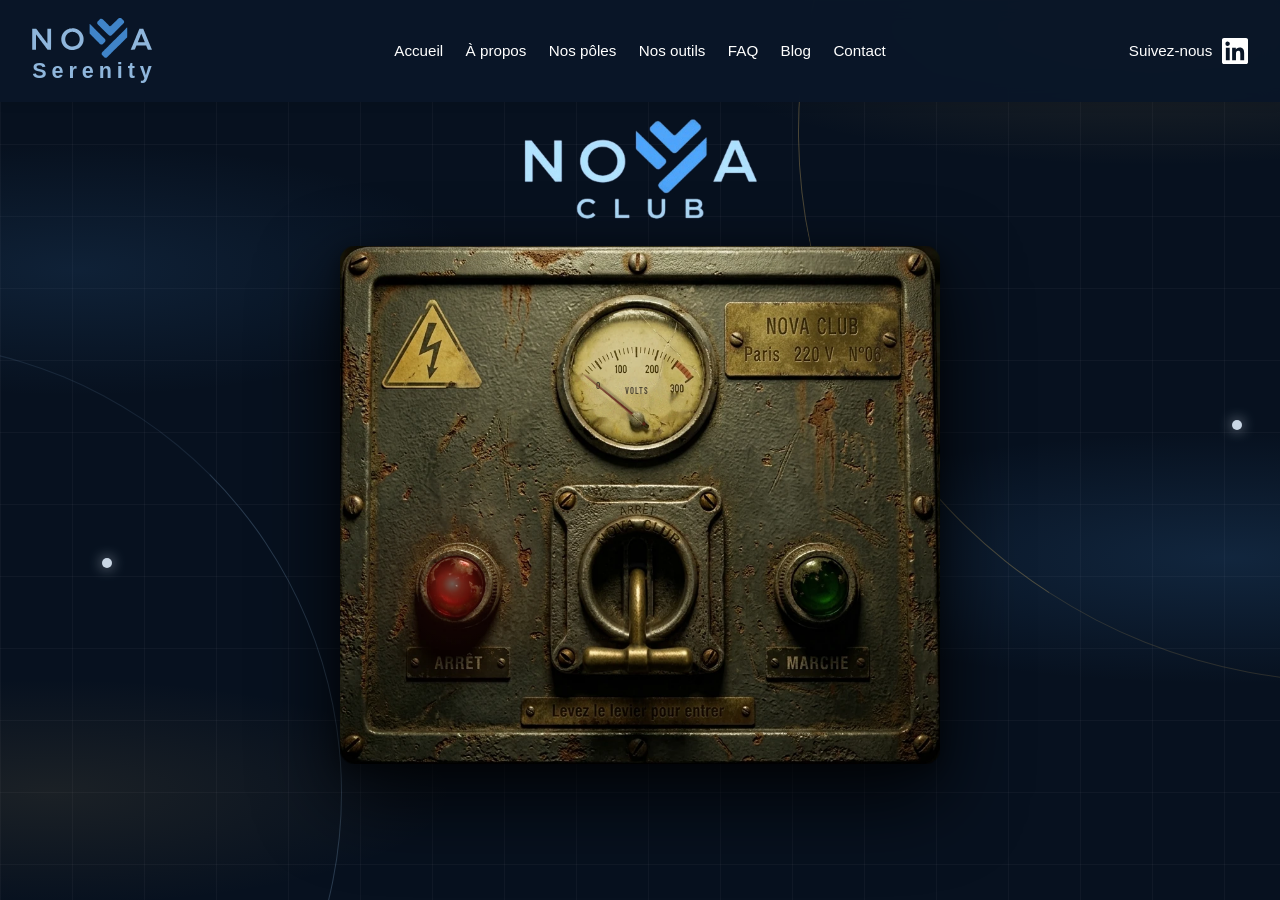
<file: club/index.html>
<!DOCTYPE html>
<html lang="fr">
<head>
<meta charset="UTF-8"/>
<meta name="viewport" content="width=device-width, initial-scale=1, viewport-fit=cover"/>
<title>NOVA Club : le cercle d’échanges de NOVA Serenity</title>
<link rel="icon" href="../favicon.ico" sizes="48x48"/>
<link rel="icon" type="image/svg+xml" href="../favicon.svg"/>
<link rel="icon" type="image/png" sizes="32x32" href="../favicon-32x32.png"/>
<link rel="apple-touch-icon" href="../apple-touch-icon.png"/>
<meta name="description" content="Le NOVA Club réunit des professionnels du Facility Management, de l'immobilier tertiaire et des services généraux autour de dîners et rencontres conviviales."/>
<meta name="robots" content="index, follow, max-image-preview:large"/>
<link rel="canonical" href="https://www.nova-serenity.fr/club/"/>
<meta name="theme-color" content="#0a1628"/>
<meta property="og:type" content="website"/>
<meta property="og:locale" content="fr_FR"/>
<meta property="og:site_name" content="NOVA Serenity"/>
<meta property="og:title" content="NOVA Club : le cercle d’échanges de NOVA Serenity"/>
<meta property="og:description" content="Le NOVA Club réunit des professionnels du Facility Management, de l'immobilier tertiaire et des services généraux autour de dîners et rencontres conviviales."/>
<meta property="og:url" content="https://www.nova-serenity.fr/club/"/>
<meta property="og:image" content="https://www.nova-serenity.fr/images/nova-serenity-accueil-conciergerie-evenementiel-conseil.jpg"/>
<meta name="twitter:card" content="summary_large_image"/>
<meta name="twitter:title" content="NOVA Club : le cercle d’échanges de NOVA Serenity"/>
<meta name="twitter:description" content="Le NOVA Club réunit des professionnels du Facility Management, de l'immobilier tertiaire et des services généraux autour de dîners et rencontres conviviales."/>
<meta name="twitter:image" content="https://www.nova-serenity.fr/images/nova-serenity-accueil-conciergerie-evenementiel-conseil.jpg"/>
<link rel="preconnect" href="https://fonts.googleapis.com">
<link rel="preconnect" href="https://fonts.gstatic.com" crossorigin>
<link href="https://fonts.googleapis.com/css2?family=Bodoni+Moda:opsz,wght@6..96,400;6..96,500&family=Cormorant+Garamond:ital,wght@0,300;0,400;1,300&family=Nunito+Sans:wght@300;400;600&family=Barlow+Condensed:wght@500;600&display=swap" rel="stylesheet">
<style>*{margin:0;padding:0;box-sizing:border-box}:root{--primary-dark:#0e1a2b;--primary-blue:#3b5998;--accent-gold:#c9a961;--light-bg:#f8f9fa;--white:#fff;--text-dark:#152a47;--text-light:#152a47;--card-dark:#0f213b;--line:#e5e7eb}html{scroll-padding-top:110px}body{font-family:'Segoe UI','Roboto','Inter',-apple-system,BlinkMacSystemFont,sans-serif;line-height:1.6;color:var(--text-dark);overflow-x:hidden;background:var(--white)}a{color:var(--primary-blue)}img{max-width:100%;height:auto}.visually-hidden{position:absolute!important;width:1px;height:1px;overflow:hidden;clip:rect(0 0 0 0);white-space:nowrap}.skip{position:absolute;left:-9999px;top:0;z-index:2000;background:var(--accent-gold);color:var(--primary-dark);padding:.8rem 1.2rem;font-weight:600}.skip:focus{left:0}header>nav{position:fixed;width:100%;background:rgba(10,22,40,.97);backdrop-filter:blur(10px);padding:1rem 0;z-index:1000;box-shadow:0 2px 10px rgba(0,0,0,.1)}.nav-container{max-width:1400px;margin:0 auto;padding:0 2rem;display:flex;justify-content:space-between;align-items:center;position:relative}.logo{display:flex;align-items:center;position:absolute;left:2rem}.logo img{height:60px;width:auto}.nav-links{display:flex;gap:1.8rem;list-style:none;margin:0 auto}.nav-links a{color:var(--white);text-decoration:none;font-size:.95rem;transition:color .3s;position:relative}.nav-links a:hover,.nav-links a[aria-current]{color:var(--accent-gold)}.nav-links a::after{content:'';position:absolute;bottom:-5px;left:0;width:0;height:2px;background:var(--accent-gold);transition:width .3s}.nav-links a:hover::after,.nav-links a[aria-current]::after{width:100%}.nav-linkedin{position:absolute;right:2rem;display:flex;align-items:center;gap:.6rem;color:var(--white);text-decoration:none;font-size:.95rem;transition:color .3s}.nav-linkedin:hover{color:var(--accent-gold)}a:focus-visible,button:focus-visible,summary:focus-visible{outline:2px solid var(--accent-gold);outline-offset:4px}.meta{display:flex;flex-wrap:wrap;justify-content:center;gap:.3rem 1.5rem;font-size:.95rem;opacity:.85;margin-top:1rem}footer{background:var(--primary-dark);color:var(--white);padding:3rem 2rem 1rem;text-align:center}@media (max-width:1250px){.nav-linkedin-text{display:none}}@media (max-width:900px){.nav-container{flex-wrap:wrap;row-gap:.75rem;padding:0 1rem}.logo{position:static}.logo img{height:44px}.nav-linkedin{position:static;margin-left:auto}.nav-links{order:3;width:100%;margin:0;gap:1.25rem;overflow-x:auto;white-space:nowrap;padding-bottom:.25rem;scrollbar-width:none}.nav-links::-webkit-scrollbar{display:none}
}@media (prefers-reduced-motion:reduce){*{transition:none!important;animation:none!important}html{scroll-behavior:auto}}.nova-lockup{display:inline-flex;flex-direction:column;align-items:flex-start;gap:3px;color:#8fb6dc;--nl-h:40px}.nova-lockup .nl-mark{display:block;height:var(--nl-h);width:auto}.nova-lockup .nl-word{display:block;height:calc(var(--nl-h) * 860 / 1482);width:auto}.logo a{display:inline-flex;text-decoration:none}@media (min-width:901px){.nav-container{min-height:70px}.nav-container>.logo{top:50%;transform:translateY(-50%)}}@media (max-width:1250px){.nav-linkedin-text{display:inline}}@media (max-width:1000px){.nav-linkedin-text{display:none}}.nav-toggle{display:none;background:none;border:1px solid rgba(255,255,255,.25);color:#fff;border-radius:8px;padding:.45rem .7rem;font-size:1.2rem;line-height:1;cursor:pointer}@media (max-width:600px){.card{padding:1.5rem}}@media (max-width:900px){.nova-lockup{--nl-h:32px}.nav-toggle{display:inline-block;order:2;margin-left:.8rem}.nav-linkedin{order:1;margin-left:auto!important}.nav-links{display:none!important;flex-direction:column;align-items:flex-start;gap:.2rem!important;overflow:visible!important;white-space:normal!important;padding:.8rem 0 .4rem!important;border-top:1px solid rgba(255,255,255,.12)}.nav-links.ouvert{display:flex!important}.nav-links a{display:block;padding:.55rem 0;font-size:1rem}.nav-links a::after{display:none}
}body{color:#152a47}.ico{width:24px;height:24px;flex-shrink:0;fill:none;stroke:var(--pole-dark);stroke-width:2;stroke-linecap:round;stroke-linejoin:round}.steps{list-style:none;display:grid;grid-template-columns:repeat(auto-fit,minmax(200px,1fr));gap:1.2rem;counter-reset:s;position:relative}.step{position:relative;background:#fff;border:1px solid #e3e8ef;border-radius:16px;padding:1.6rem 1.4rem 1.4rem}.step p{font-size:1rem;line-height:1.55}.panel{background:#fff;border:1px solid #e3e8ef;border-left:4px solid var(--pole);border-radius:14px;padding:1.6rem 1.8rem}.panel p{font-size:1.06rem;line-height:1.8}.fond-store{position:relative;overflow:hidden;background-color:#07111f;
 background-image:
  radial-gradient(55% 22% at 90% 3%,rgba(201,169,97,.16),transparent 70%),
  radial-gradient(45% 20% at 6% 30%,rgba(64,132,200,.14),transparent 70%),
  radial-gradient(55% 20% at 96% 62%,var(--pole-glow),transparent 70%),
  radial-gradient(45% 18% at 4% 88%,rgba(201,169,97,.10),transparent 70%),
  linear-gradient(rgba(255,255,255,.035) 1px,transparent 1px),
  linear-gradient(90deg,rgba(255,255,255,.035) 1px,transparent 1px);
 background-size:auto,auto,auto,auto,72px 72px,72px 72px;color:#dce7f2}.fond-store::before,.fond-store::after{content:'';position:absolute;pointer-events:none;border-radius:50%;z-index:0}.fond-store::before{width:1100px;height:1100px;right:-620px;top:-420px;border:1px solid transparent;border-left-color:rgba(201,169,97,.35);border-bottom-color:rgba(201,169,97,.18);transform:rotate(-12deg)}.fond-store::after{width:900px;height:900px;left:-560px;top:38%;border:1px solid transparent;border-right-color:rgba(143,182,220,.25);border-top-color:rgba(143,182,220,.12)}.fond-store .orbite-point{position:absolute;width:10px;height:10px;border-radius:50%;background:#c9d6e4;box-shadow:0 0 14px rgba(201,214,228,.8);z-index:1;pointer-events:none}.fond-store>section{position:relative;z-index:1;background:transparent!important}.fond-store>section.alt{background:rgba(255,255,255,.022)!important}.fond-store .step,.fond-store .panel{
  background:rgba(15,33,59,.72)!important;border:1px solid rgba(255,255,255,.08);color:#dce7f2;backdrop-filter:blur(4px)}.fond-store .panel{border-left:4px solid var(--pole)}.fond-store .panel p,.fond-store .step p{color:#c9d6e4}.fond-store .ico{stroke:var(--pole)}.fond-store .steps::before{content:'';position:absolute;left:3%;right:3%;top:46px;height:1px;background:linear-gradient(90deg,transparent,var(--pole),transparent);opacity:.5}.fond-store .step{z-index:1}
</style>
<style>html,body{height:100%}body{background:#07111f}/* textes du header toujours visibles (burger seulement sur petit mobile) */
@media (min-width:641px){
 .nav-container{flex-wrap:wrap!important;row-gap:.6rem;padding:0 1.2rem}
 .logo{position:static!important;transform:none!important}
 .nav-toggle{display:none!important}
 .nav-links{display:flex!important;flex-direction:row!important;order:3;width:100%;justify-content:center;flex-wrap:wrap;gap:.4rem 1.4rem!important;padding:.3rem 0 0!important;border-top:0!important;overflow:visible!important}
 .nav-links a{padding:0!important;font-size:.95rem}
 .nav-linkedin{position:static!important;order:1;margin-left:auto!important}
 .nav-linkedin-text{display:inline!important}
}@media (min-width:1150px){.nav-container{flex-wrap:nowrap!important}.logo{position:absolute!important;left:2rem;top:50%;transform:translateY(-50%)!important}.nav-links{width:auto;order:0;margin:0 auto!important;padding:0!important}.nav-linkedin{position:absolute!important;right:2rem}
}@media (max-width:640px){.nav-linkedin-text{display:inline!important}}
</style>
<style>:root{
    --navy-800:#081223;
    --ice:#e9f0fa;
    --nova-blue:#7fb3ea;
    --header-h:102px;
  }html,body{height:100%}body{background:#07111f;overflow:hidden}/* ---------- Scène ---------- */
  .stage{
    position:fixed;inset:0;
    display:flex;flex-direction:column;align-items:center;
    padding-top:calc(var(--header-h) + env(safe-area-inset-top,0px));
    background:transparent;
    overflow:hidden;
  }@media (orientation:portrait){.stage{justify-content:center;padding-bottom:8vh} }.club-logo{position:relative;width:clamp(170px,19vw,270px);height:auto;margin-top:clamp(4px,1.6vh,18px)}/* ---------- Console ---------- */
  .console-panel{
    --pw:min(600px, 92vw, calc((100vh - var(--header-h) - 150px) * 1.157));
    position:relative;width:var(--pw);aspect-ratio:950/821;
    margin-top:clamp(10px,2.5vh,28px);
    filter:drop-shadow(0 30px 40px rgba(0,0,0,.65)) drop-shadow(0 6px 10px rgba(0,0,0,.5));
  }.console-panel > img,.console-panel > svg{position:absolute;inset:0;width:100%;height:100%;pointer-events:none;user-select:none;-webkit-user-drag:none}.console-panel .glows{mix-blend-mode:screen}.console-panel .instr text{font-family:"Barlow Condensed","Arial Narrow",Arial,sans-serif;font-weight:600}.console-panel .axe{inset:auto;left:48.21%;top:31.67%;width:2.84%;height:auto}.lamp{opacity:0}#needle{transform-box:view-box;transform-origin:471px 273px;transform:rotate(-50.5deg)}.lever{transform-origin:49.47% 64.31%;transform:perspective(900px) rotateX(0deg);will-change:transform}.switch{
    position:absolute;left:35.26%;top:46.4%;width:28.42%;height:36.2%;
    border:0;background:none;cursor:grab;touch-action:none;border-radius:12px;
  }.switch:active{cursor:grabbing}.switch:focus-visible{outline:2px solid var(--nova-blue);outline-offset:4px}/* ---------- Verre / éclats ---------- */
  #shards{position:fixed;inset:0;z-index:45;pointer-events:none;perspective:900px}.shard{position:absolute;top:0;left:0;will-change:transform}.shard .inner{position:absolute;top:0;left:0}.shard > svg{position:absolute;inset:0;overflow:visible}.cracks-live{position:absolute;top:0;left:0;pointer-events:none;overflow:hidden}/* ---------- Fumée ---------- */
  #smoke{position:fixed;inset:0;width:100%;height:100%;z-index:40;pointer-events:none;opacity:0;transition:opacity .2s}body.running #smoke{opacity:1}#smoke.over{z-index:65}/* fond noir posé sous les vidéos : la console ne réapparaît jamais */
  #blackout{position:fixed;inset:0;z-index:48;background:#000;opacity:0;pointer-events:none}#blackout.on{opacity:1}/* ---------- Vidéos ---------- */
  #neon{
    position:fixed;inset:0;width:100%;height:100%;z-index:50;
    object-fit:contain;background:#000;
    opacity:0;transition:opacity .6s ease;pointer-events:none;
  }#cine{
    position:fixed;inset:0;width:100%;height:100%;z-index:60;
    object-fit:cover;background:#000;opacity:0;pointer-events:none;
  }/* éclair néon qui ouvre sur la vidéo d'entrée */
  #flash{
    position:fixed;inset:0;z-index:66;pointer-events:none;opacity:0;
    background:radial-gradient(circle at 50% 48%,#fff 0%,#ffe1da 12%,#ff5a45 34%,#e0142b 58%,#6d0314 82%,#1a0005 100%);
    mix-blend-mode:normal;
  }.seq-btn.sound{right:auto;left:max(20px,env(safe-area-inset-left,0px))}@media (orientation:portrait){#cine{object-fit:contain} }#neon.on,#cine.on{opacity:1}.seq-btn{
    position:fixed;right:max(20px,env(safe-area-inset-right,0px));
    bottom:calc(20px + env(safe-area-inset-bottom,0px));
    z-index:70;padding:9px 16px;border-radius:999px;
    background:rgba(0,0,0,.45);color:rgba(255,255,255,.8);
    border:1px solid rgba(255,255,255,.25);font:inherit;font-size:13px;cursor:pointer;
    opacity:0;pointer-events:none;transition:opacity .4s;
  }.seq-btn.on{opacity:1;pointer-events:auto}.seq-btn:focus-visible{outline:2px solid var(--nova-blue);outline-offset:3px}/* header du site : c'est lui qui se brise (au-dessous de la fumée et des éclats) */
  header.site-header{position:fixed;top:0;left:0;right:0;z-index:30}header.site-header>nav{position:relative;z-index:auto}/* fond quadrillé du site,posé derrière la scène */
  .stage > .fond-store{position:absolute;inset:0;min-height:0;overflow:hidden;z-index:0;pointer-events:none}.stage > .club-logo,.stage > .console-panel{z-index:1}
</style>
<style>/* ---------- invitation : texte + adresse e-mail sur l'image de fin ---------- */
.invitation{position:fixed;inset:0;z-index:68;display:flex;align-items:flex-end;justify-content:center;
  padding:0 1.2rem calc(clamp(2rem,8vh,5rem) + env(safe-area-inset-bottom,0px));
  background:linear-gradient(180deg,rgba(6,5,5,0) 18%,rgba(6,5,5,.6) 48%,rgba(6,5,5,.9) 100%);
  opacity:0;visibility:hidden;transition:opacity 1.6s ease,visibility 0s linear 1.6s}.invitation.on{opacity:1;visibility:visible;transition:opacity 1.6s ease}.inv-card{width:100%;max-width:560px;text-align:center;color:#efe8da;transform:translateY(14px);transition:transform 1.6s cubic-bezier(.2,.7,.2,1)}.invitation.on .inv-card{transform:none}.inv-title{font:300 clamp(2.4rem,6vw,3.6rem)/1.05 "Cormorant Garamond",Georgia,serif;color:#f3ecdc;margin:0;text-shadow:0 2px 24px rgba(0,0,0,.6)}.inv-lead{font:italic 300 clamp(1.15rem,2.6vw,1.45rem)/1.4 "Cormorant Garamond",Georgia,serif;color:#e2d9c6;margin:.7rem auto 1.8rem;max-width:30ch}.inv-enter{flex:none;padding:.85rem 1.4rem;background:transparent;border:1px solid #b89a5e;color:#e9d9b0;cursor:pointer;
  font:500 .9rem "Barlow Condensed","Arial Narrow",sans-serif;letter-spacing:.3em;text-transform:uppercase;text-decoration:none;transition:background .3s,color .3s}.inv-enter:hover{background:#b89a5e;color:#0b0b0d}.inv-enter:focus-visible{outline:1px solid #e9d9b0;outline-offset:4px}.inv-enter{display:inline-block;padding:1rem 2.6rem}
@keyframes invIn{from{opacity:0;transform:translateY(8px)}to{opacity:1;transform:none}}@media (prefers-reduced-motion:reduce){.invitation,.inv-card{transition:opacity .4s ease}}/* --- ajustements : logo or miel,titre Art déco,champ e-mail --- */
.invitation{--miel:#c99854;--miel-clair:#efd3a0}.invitation .inv-card{max-width:820px}@media (min-width:720px){.inv-title{white-space:nowrap}}.inv-logo{display:block;width:clamp(78px,7.5vw,104px);height:auto;margin:0 auto 1.1rem}.inv-title{font-family:"Bodoni Moda","Didot","Bodoni 72",Georgia,serif;font-weight:400;text-transform:uppercase;letter-spacing:.14em;
  font-size:clamp(1.7rem,4.4vw,2.9rem);line-height:1.15;color:#f3ecdc}.inv-orn{position:relative;width:min(260px,70%);height:14px;margin:.9rem auto 1rem}.inv-orn::before,.inv-orn::after{content:"";position:absolute;top:50%;width:calc(50% - 16px);height:1px;background:var(--miel)}.inv-orn::before{left:0}.inv-orn::after{right:0}.inv-orn span{position:absolute;left:50%;top:50%;width:9px;height:9px;background:var(--miel);transform:translate(-50%,-50%) rotate(45deg)}.inv-lead-deco{font:400 clamp(.78rem,1.5vw,.95rem)/1.7 "Barlow Condensed","Arial Narrow",sans-serif;font-style:normal;letter-spacing:.22em;text-transform:uppercase;
  color:var(--miel-clair);max-width:70ch;margin:0 auto 1.8rem}.inv-enter{border-color:var(--miel);color:var(--miel-clair)}.inv-enter:hover{background:var(--miel);color:#0b0b0d}/* saisie automatique du navigateur : pas de fond bleu{
  -webkit-text-fill-color:#f3ecdc;caret-color:#f3ecdc;-webkit-box-shadow:0 0 0 1000px rgba(0,0,0,0) inset;box-shadow:0 0 0 1000px rgba(0,0,0,0) inset;
  transition:background-color 100000s ease-in-out 0s,color 100000s ease-in-out 0s}
</style>
</head>
<body style="--pole:#8fb6dc;--pole-dark:#3b5998;--pole-soft:rgba(143,182,220,.18);--pole-glow:rgba(64,132,200,.18)">


<svg width="0" height="0" style="position:absolute" aria-hidden="true" focusable="false"><symbol id="nova-mark" viewBox="0 0 4452 1482"><g fill="var(--nova-letter,#8fb6dc)" fill-rule="evenodd"><path d="M8 399C8 400 8 575 8 788L8 1177L10 1178C14 1179 147 1178 149 1177C150 1174 149 658 148 654C147 651 147 650 148 647C149 645 150 641 150 631C150 624 150 618 151 618C151 618 157 624 164 633C179 653 183 656 189 659C195 662 197 664 198 671C199 674 200 677 202 680C204 683 207 688 209 691C211 694 215 699 216 701C218 703 221 708 224 711C228 716 233 722 241 731C243 734 247 739 248 742C249 744 252 747 254 749C255 750 258 753 259 756C261 759 264 763 266 765C267 766 270 770 272 773C274 776 277 779 278 781C280 783 283 786 284 789C286 792 289 795 290 797C291 799 294 803 296 806C298 809 302 814 304 817C306 820 310 824 312 827C320 838 327 846 328 847C328 847 330 850 332 853C334 856 336 859 338 861C339 862 341 866 343 869C345 872 349 876 351 879C353 881 356 884 357 886C358 888 360 891 362 892C363 894 366 898 368 901C370 904 374 909 376 912C387 926 389 928 393 935C395 938 398 942 399 943C400 943 402 947 404 950C406 953 409 957 412 959C414 961 416 965 418 968C419 970 422 973 423 975C425 977 428 981 430 984C432 987 434 990 435 991C436 991 439 995 441 999C443 1002 446 1006 448 1007C449 1008 451 1012 454 1016C456 1019 459 1023 460 1025C462 1027 464 1030 466 1032C468 1037 480 1051 484 1054C485 1055 487 1058 489 1061C490 1064 493 1069 495 1072C497 1075 501 1079 503 1083C505 1086 508 1090 510 1092C513 1095 520 1105 525 1112C527 1115 530 1119 533 1121C535 1123 537 1127 538 1129C539 1130 542 1134 544 1137C546 1139 549 1143 550 1145C551 1147 554 1151 557 1154C559 1157 563 1163 565 1166C567 1169 570 1173 572 1175L576 1178L641 1178C692 1178 706 1178 707 1177C708 1176 708 1125 708 905C708 757 708 582 708 518C709 454 709 400 709 400C709 399 694 399 639 399L570 399L570 588C570 731 570 784 571 808C573 836 573 843 571 865C570 879 569 902 569 917C569 932 568 944 568 944C567 945 555 930 546 918C540 910 533 904 529 901C527 900 526 899 526 897C526 894 522 888 519 886C517 885 515 882 514 880C512 874 510 871 494 851C493 848 489 843 486 840C477 828 472 821 469 820C468 819 466 815 464 812C462 808 459 803 457 800C455 798 452 794 450 792C449 790 446 786 444 783C441 781 438 776 435 772C433 769 428 763 425 758C422 754 418 748 416 746C412 741 405 732 398 722C395 719 391 714 389 710C381 700 357 667 346 654C344 651 337 642 332 636C327 629 322 621 320 619C313 610 296 587 293 583C291 580 285 573 281 567C276 560 270 553 268 550C266 547 260 540 256 535C252 529 246 522 244 519C242 516 237 509 233 504C228 499 223 492 221 488C218 485 212 477 208 471C190 447 176 429 171 422C165 413 159 406 155 402L152 399L81 399C41 399 9 399 8 399Z"/><path d="M1473 389C1451 390 1424 394 1408 397C1396 400 1385 403 1378 405C1374 406 1369 407 1368 408C1365 408 1354 412 1340 417C1338 418 1335 419 1333 419C1325 422 1288 441 1276 449C1273 451 1270 453 1270 453C1270 453 1267 455 1264 457C1261 460 1258 462 1257 462C1257 462 1254 463 1252 465C1250 467 1247 469 1245 470C1243 471 1241 472 1240 474C1239 475 1236 477 1234 478C1230 481 1228 483 1216 494C1213 497 1206 503 1202 507C1198 511 1193 515 1192 517C1191 518 1188 522 1184 525C1181 529 1179 532 1179 532C1179 533 1176 536 1174 538C1171 541 1168 545 1166 548C1165 550 1163 553 1161 554C1160 556 1157 559 1155 562C1154 565 1151 569 1149 571C1147 574 1144 578 1144 580C1143 582 1140 587 1137 591C1134 595 1132 599 1132 600C1132 601 1130 604 1128 608C1121 620 1119 626 1118 631C1117 634 1115 639 1113 642C1111 645 1109 651 1108 654C1107 657 1104 666 1102 673C1097 690 1096 692 1094 708C1093 715 1091 728 1089 737L1086 753L1086 790C1086 821 1086 827 1088 835C1090 848 1092 858 1094 870C1096 886 1098 897 1103 912C1105 916 1107 923 1109 927C1110 931 1112 936 1114 939C1115 942 1117 947 1118 951C1120 955 1122 961 1124 963C1126 966 1128 971 1130 974C1132 981 1134 983 1137 989C1139 991 1142 996 1143 999C1146 1005 1151 1012 1159 1023C1161 1026 1165 1030 1166 1033C1168 1036 1171 1040 1173 1042C1175 1043 1178 1047 1180 1050C1182 1053 1184 1056 1185 1056C1186 1056 1188 1059 1191 1062C1195 1067 1217 1088 1229 1097C1232 1100 1237 1104 1239 1106C1241 1108 1244 1110 1244 1110C1244 1110 1247 1112 1251 1114C1254 1117 1257 1119 1258 1119C1259 1119 1261 1121 1264 1123C1267 1126 1269 1128 1270 1128C1270 1128 1273 1129 1275 1131C1278 1132 1280 1134 1280 1134C1280 1134 1283 1135 1287 1137C1300 1145 1334 1161 1345 1164C1346 1164 1352 1166 1359 1168C1371 1173 1378 1175 1387 1177C1390 1178 1396 1179 1399 1180C1431 1188 1493 1193 1529 1189C1535 1189 1544 1188 1550 1188C1587 1184 1631 1173 1671 1156C1675 1154 1688 1149 1690 1147C1691 1147 1695 1145 1699 1142C1704 1140 1708 1138 1709 1138C1709 1137 1715 1134 1721 1130C1737 1121 1759 1105 1769 1096C1791 1077 1808 1060 1820 1045C1825 1040 1830 1033 1832 1031C1835 1027 1848 1008 1856 995C1862 986 1873 965 1877 955C1879 950 1881 946 1882 945C1882 944 1883 941 1885 938C1886 935 1887 930 1888 929C1890 923 1898 897 1900 889C1907 859 1909 847 1911 821C1914 779 1912 738 1903 701C1898 680 1898 679 1889 653C1864 576 1804 499 1735 456C1717 444 1709 439 1691 430C1674 422 1639 409 1618 403C1602 399 1600 399 1593 397C1555 389 1514 386 1473 389ZM1524 518C1541 519 1556 522 1572 527C1575 528 1580 529 1583 530C1591 532 1599 535 1603 537C1606 539 1608 540 1608 540C1611 540 1648 559 1652 562C1653 564 1656 566 1658 567C1664 571 1671 576 1674 579C1676 581 1681 586 1687 591C1692 596 1698 602 1699 603C1700 605 1703 609 1705 610C1707 612 1710 616 1711 618C1712 621 1715 625 1717 627C1719 629 1722 633 1723 636C1725 639 1728 644 1730 647C1732 650 1734 655 1735 657C1737 660 1739 666 1742 670C1744 674 1747 679 1747 680C1747 682 1752 698 1755 705C1757 710 1758 715 1761 730C1761 733 1762 738 1763 740C1763 741 1764 746 1764 749C1764 752 1765 758 1766 762C1768 776 1768 801 1766 817C1761 843 1760 849 1759 857C1757 864 1757 866 1751 882C1750 886 1748 892 1747 895C1746 898 1745 902 1744 903C1744 904 1740 910 1737 917C1728 935 1722 944 1717 950C1715 953 1712 958 1711 960C1710 962 1707 965 1706 967C1704 968 1701 971 1699 974C1698 977 1695 980 1694 981C1692 982 1686 987 1680 993C1674 999 1669 1004 1668 1004C1668 1004 1665 1006 1663 1008C1660 1011 1657 1013 1657 1013C1656 1013 1654 1014 1652 1016C1649 1018 1638 1024 1620 1033C1569 1059 1502 1068 1450 1057C1423 1051 1404 1045 1391 1039C1382 1035 1368 1028 1366 1027C1341 1012 1330 1004 1310 984C1296 971 1279 949 1272 936C1270 933 1267 928 1265 926C1264 923 1263 921 1263 921C1263 921 1255 905 1253 900C1251 896 1243 874 1241 865C1239 858 1236 843 1234 830C1231 814 1231 765 1234 749C1239 718 1245 694 1254 674C1257 670 1259 664 1260 662C1267 647 1284 621 1301 602C1310 592 1346 561 1349 561C1349 561 1351 559 1354 558C1363 552 1387 540 1390 540C1390 540 1392 539 1393 538C1398 536 1417 529 1429 526C1442 523 1445 522 1450 522C1453 521 1456 520 1457 520C1460 518 1509 516 1524 518Z"/><path d="M3980 401C3979 402 3976 409 3974 416C3971 423 3967 432 3966 435C3964 439 3963 442 3963 443C3963 443 3961 446 3960 450C3955 461 3953 465 3950 474C3949 476 3946 483 3944 490C3941 496 3937 504 3936 509C3934 513 3932 519 3930 523C3928 527 3926 532 3925 535C3924 538 3921 544 3919 549C3917 554 3915 559 3915 559C3915 561 3909 576 3906 582C3904 586 3902 591 3901 595C3899 598 3897 604 3895 607C3892 613 3890 619 3888 626C3887 627 3885 632 3883 637C3880 642 3879 646 3879 646C3879 647 3872 664 3871 665C3870 666 3868 670 3867 675C3865 680 3862 688 3859 692C3857 696 3854 704 3853 710C3851 715 3848 722 3846 725C3845 728 3842 734 3841 737C3840 740 3837 747 3835 751C3832 758 3830 763 3828 770C3827 771 3825 775 3823 780C3821 784 3819 790 3817 794C3816 797 3814 803 3812 808C3810 812 3807 819 3805 823C3804 828 3801 835 3799 839C3797 844 3794 852 3791 857C3789 863 3787 869 3786 871C3785 873 3782 879 3780 885C3777 893 3775 898 3772 903C3772 904 3771 906 3771 907C3769 913 3764 924 3762 930C3760 933 3757 940 3756 945C3754 950 3751 956 3750 959C3747 964 3746 967 3742 978C3741 981 3739 987 3737 992C3734 996 3732 1002 3731 1006C3730 1009 3727 1015 3725 1020C3723 1024 3720 1030 3719 1034C3717 1037 3715 1043 3714 1046C3712 1049 3710 1055 3708 1059C3707 1063 3704 1070 3702 1073C3701 1076 3699 1079 3698 1081C3696 1087 3691 1100 3689 1104C3688 1107 3686 1113 3684 1117C3683 1121 3680 1128 3678 1132C3676 1136 3674 1141 3673 1143C3672 1145 3670 1151 3668 1156C3663 1167 3660 1174 3660 1176C3660 1178 3672 1178 3738 1178C3808 1178 3808 1178 3811 1174C3813 1169 3820 1151 3825 1138C3827 1133 3829 1126 3831 1123C3832 1120 3835 1114 3836 1110C3838 1105 3840 1098 3842 1095C3843 1092 3846 1084 3848 1079C3850 1073 3853 1065 3855 1061C3857 1057 3860 1051 3861 1047C3864 1037 3870 1026 3872 1025C3874 1024 4226 1024 4228 1025C4231 1026 4236 1036 4241 1050C4243 1056 4246 1063 4248 1066C4249 1069 4251 1074 4252 1077C4253 1080 4256 1087 4258 1092C4260 1097 4263 1104 4264 1108C4266 1111 4268 1117 4270 1122C4272 1126 4275 1132 4276 1136C4277 1140 4280 1146 4282 1150C4284 1154 4287 1161 4288 1165C4290 1170 4292 1175 4293 1176L4294 1178L4356 1178C4426 1179 4443 1178 4443 1176C4443 1174 4439 1165 4436 1159C4435 1157 4432 1150 4430 1144C4428 1138 4425 1131 4423 1127C4421 1123 4419 1117 4417 1112C4416 1108 4413 1102 4411 1098C4409 1094 4406 1087 4405 1083C4404 1079 4401 1072 4399 1068C4397 1064 4394 1058 4393 1054C4392 1050 4389 1045 4388 1042C4386 1039 4383 1033 4382 1028C4380 1022 4377 1016 4376 1014C4373 1007 4370 1001 4368 995C4367 992 4365 985 4363 981C4361 977 4358 970 4357 967C4356 964 4353 957 4351 953C4348 948 4346 941 4345 938C4343 935 4341 929 4339 926C4337 923 4334 916 4333 911C4332 907 4328 899 4326 894C4324 888 4321 882 4320 880C4319 877 4318 873 4316 870C4314 865 4312 861 4306 846C4305 843 4303 836 4301 832C4298 828 4296 823 4296 822C4296 820 4293 815 4291 811C4289 806 4286 799 4285 795C4283 790 4281 784 4278 780C4276 775 4274 769 4273 766C4269 756 4268 752 4265 747C4264 745 4262 740 4261 736C4259 732 4256 725 4254 720C4252 715 4249 709 4248 706C4246 701 4245 699 4241 692C4240 690 4238 685 4237 680C4236 676 4233 668 4230 663C4228 658 4225 652 4224 649C4223 646 4221 641 4219 637C4217 632 4214 624 4212 619C4210 613 4207 606 4206 603C4204 600 4201 593 4199 588C4197 583 4195 578 4194 578C4192 575 4191 572 4188 562C4186 557 4183 550 4182 547C4180 544 4177 538 4176 533C4174 528 4171 521 4170 518C4168 515 4166 509 4164 505C4163 501 4160 494 4158 489C4156 485 4153 479 4152 476C4150 469 4148 465 4145 461C4144 459 4142 453 4140 449C4139 445 4136 436 4134 431C4131 425 4128 417 4127 414C4124 404 4121 400 4119 399C4117 399 4086 399 4049 399L3982 399L3980 401ZM4055 594C4057 599 4060 607 4063 612C4065 617 4068 625 4070 630C4071 634 4074 641 4076 645C4078 650 4081 657 4083 663C4084 668 4087 675 4089 678C4090 681 4093 688 4095 694C4097 700 4101 709 4103 714C4105 720 4108 726 4109 729C4110 732 4112 737 4114 741C4116 746 4118 750 4119 752C4121 758 4123 763 4126 770C4128 774 4131 781 4132 785C4133 789 4136 795 4138 799C4140 803 4143 810 4144 814C4145 818 4148 826 4151 830C4153 835 4155 839 4155 839C4155 840 4159 851 4165 866C4166 867 4167 870 4168 873C4169 875 4172 881 4174 887C4180 900 4181 903 4178 905C4175 906 3927 906 3923 905C3919 904 3920 902 3928 884C3929 881 3931 877 3932 875C3933 872 3935 866 3938 860C3943 848 3944 845 3947 835C3949 830 3951 823 3953 820C3954 817 3957 812 3958 809C3959 806 3961 801 3963 798C3964 794 3966 789 3967 786C3970 780 3974 769 3976 764C3979 757 3980 756 3982 748C3983 744 3986 737 3988 733C3992 726 3994 720 3996 713C3996 710 3998 705 4000 701C4002 698 4004 692 4006 688C4007 684 4010 677 4012 673C4015 666 4022 649 4022 646C4022 646 4023 644 4024 641C4027 637 4029 630 4033 618C4033 615 4035 611 4037 608C4041 600 4046 590 4047 586C4048 581 4051 584 4055 594Z"/></g><g fill="var(--nova-mark,#4084c8)"><path d="M3232 0C3232 1 3229 3 3225 4C3217 8 3208 16 3194 30C3188 36 3132 92 3068 155C3004 219 2947 276 2941 283C2920 305 2918 306 2898 306C2883 306 2876 304 2868 296C2849 279 2843 272 2831 259C2829 258 2827 255 2825 254C2823 252 2821 250 2820 249C2819 247 2816 244 2814 242C2812 240 2806 235 2801 229C2795 224 2790 219 2789 219C2788 219 2787 217 2786 216C2785 213 2630 58 2620 49C2595 28 2564 23 2538 36C2536 37 2531 40 2529 41C2526 42 2523 45 2522 46C2521 48 2518 50 2516 52C2514 53 2509 58 2504 62C2500 67 2481 85 2463 104L2429 138L2423 150C2416 165 2415 169 2415 185C2415 200 2416 205 2423 219C2429 231 2431 233 2478 280C2499 300 2524 325 2534 335C2666 466 2713 512 2733 532C2747 545 2768 566 2780 579C2793 591 2805 602 2806 603C2808 604 2810 606 2811 607C2812 609 2816 614 2821 619C2849 647 2852 649 2863 656C2878 666 2911 668 2929 659C2932 658 2935 657 2935 657C2938 656 2972 624 3165 431C3421 176 3398 199 3402 192C3404 189 3406 184 3407 182C3416 167 3416 128 3407 116C3405 114 3403 110 3402 108C3402 106 3398 101 3395 97C3380 81 3311 12 3306 9C3300 5 3294 3 3293 3C3292 3 3291 2 3291 1C3290 -0 3233 -0 3232 0Z"/><path d="M2135 239C2135 250 2135 332 2135 420L2136 581L2151 597C2171 617 2172 618 2177 620C2180 622 2182 623 2183 627C2185 630 2186 632 2189 633C2191 634 2193 636 2194 639C2196 641 2198 644 2200 646C2202 647 2205 650 2206 652C2211 658 2221 667 2225 668C2229 669 2232 671 2232 675C2232 677 2235 682 2238 682C2239 682 2240 683 2241 685C2242 687 2246 692 2249 696C2253 699 2259 705 2262 709C2266 713 2271 717 2273 718C2276 719 2278 721 2279 723C2281 726 2282 728 2286 729C2290 731 2291 733 2292 736C2293 739 2294 741 2297 743C2300 745 2303 748 2304 750C2307 755 2319 765 2321 765C2325 765 2327 768 2328 771C2329 776 2331 778 2335 780C2338 780 2339 781 2339 784C2339 785 2342 788 2344 790C2346 792 2349 795 2350 796C2357 804 2368 815 2371 817C2373 817 2375 820 2376 822C2377 824 2380 827 2383 829C2385 831 2388 833 2388 834C2388 836 2416 864 2420 866C2421 867 2423 869 2425 871C2426 873 2428 876 2431 878C2433 879 2436 882 2437 885C2439 887 2441 890 2444 891C2446 893 2448 894 2448 895C2448 896 2466 914 2468 915C2469 915 2471 918 2473 920C2474 923 2477 925 2479 926C2482 928 2484 930 2484 931C2484 932 2488 936 2491 939C2494 943 2501 949 2505 954C2510 959 2514 963 2515 963C2515 963 2518 965 2521 967C2524 970 2528 973 2529 973C2530 974 2532 975 2533 976C2543 983 2572 988 2585 984C2612 977 2610 979 2672 917C2707 881 2709 878 2717 863C2726 843 2725 816 2715 796C2709 784 2704 778 2657 733C2611 687 2486 563 2452 529C2439 516 2400 478 2367 444C2333 411 2300 379 2294 373C2288 367 2258 338 2229 309C2199 279 2166 247 2156 237C2146 227 2137 219 2136 219C2135 219 2135 220 2135 239Z"/><path d="M3521 359C3516 361 3501 376 3393 484C3343 534 3283 594 3259 617C3235 641 3214 661 3213 663C3211 664 3204 672 3197 679C3162 712 3091 783 3032 842C2997 878 2967 908 2965 909C2964 910 2962 913 2960 915C2958 917 2954 921 2952 922C2949 926 2913 962 2906 969C2904 971 2896 979 2888 987C2865 1009 2862 1013 2860 1016C2859 1019 2857 1020 2854 1021C2852 1022 2849 1025 2848 1026C2847 1028 2844 1031 2841 1034C2838 1037 2836 1040 2835 1041C2835 1044 2833 1045 2830 1047C2828 1048 2826 1050 2826 1051C2825 1051 2824 1053 2824 1055C2823 1056 2821 1058 2819 1059C2817 1060 2814 1063 2813 1065C2811 1069 2808 1072 2805 1072C2803 1072 2788 1085 2787 1088C2787 1089 2785 1091 2782 1093C2780 1094 2777 1098 2776 1100C2774 1104 2772 1106 2769 1107C2767 1108 2765 1110 2764 1113C2762 1115 2760 1117 2758 1118C2756 1119 2749 1125 2743 1131C2737 1137 2732 1142 2731 1142C2731 1142 2729 1144 2728 1146C2726 1149 2723 1152 2721 1153C2719 1155 2716 1157 2715 1159C2714 1160 2712 1163 2710 1164C2707 1166 2687 1185 2678 1195C2674 1199 2667 1206 2663 1209C2662 1211 2656 1217 2650 1222C2645 1228 2640 1233 2638 1234C2637 1235 2635 1237 2634 1239C2632 1240 2628 1244 2625 1248C2621 1251 2618 1255 2618 1257C2617 1258 2615 1260 2613 1261C2609 1263 2596 1275 2594 1280C2593 1282 2591 1285 2589 1287C2583 1293 2582 1301 2582 1326C2582 1350 2583 1357 2588 1361C2590 1363 2592 1366 2593 1369C2594 1375 2606 1388 2613 1391C2616 1392 2617 1393 2618 1396C2618 1398 2620 1401 2624 1405C2627 1408 2636 1416 2643 1424C2667 1449 2678 1460 2686 1465C2714 1481 2735 1483 2761 1472C2779 1465 2772 1471 2925 1318C3046 1198 3411 833 3417 827C3418 826 3426 817 3436 808C3445 799 3453 791 3454 790C3454 789 3465 779 3478 766C3490 753 3501 743 3501 742C3502 741 3509 734 3513 731C3514 730 3517 727 3520 724C3523 721 3526 718 3527 717C3528 714 3528 699 3529 549C3529 387 3529 370 3526 361C3525 356 3525 356 3521 359Z"/></g></symbol></svg><a class="skip" href="#stage">Aller au contenu</a>
<header class="site-header" id="site-header">
<nav aria-label="Navigation principale">
<div class="nav-container">
<div class="logo"><a href="../index.html" aria-label="NOVA Serenity, page d’accueil"><span class="nova-lockup "><svg class="nl-mark" viewBox="0 0 4452 1482" aria-hidden="true" focusable="false"><use href="#nova-mark"/></svg><svg class="nl-word" viewBox="0 0 4452 860" aria-hidden="true" focusable="false"><text x="8" y="640" textLength="4435" lengthAdjust="spacing" font-size="800" font-weight="600" font-family="Segoe UI, Roboto, Inter, -apple-system, sans-serif" fill="currentColor">Serenity</text></svg></span></a></div>
<button type="button" class="nav-toggle" aria-expanded="false" aria-controls="menu-principal"><span aria-hidden="true">☰</span><span class="visually-hidden">Ouvrir le menu</span></button>
<ul class="nav-links" id="menu-principal">
<li><a href="../index.html">Accueil</a></li>
<li><a href="../index.html#apropos">À propos</a></li>
<li><a href="../index.html#poles">Nos pôles</a></li>
<li><a href="../outils-accueil-conciergerie-nova-store.html">Nos outils</a></li>
<li><a href="../index.html#faq">FAQ</a></li>
<li><a href="../blog/index.html">Blog</a></li>
<li><a href="../index.html#contact">Contact</a></li>
</ul>
<a class="nav-linkedin" href="https://www.linkedin.com/company/nova-serenity-group/posts/" target="_blank" rel="noopener" aria-label="Suivez NOVA Serenity sur LinkedIn (nouvel onglet)"><span class="nav-linkedin-text">Suivez-nous</span><svg aria-hidden="true" focusable="false" viewBox="0 0 24 24" width="26" height="26"><path fill="currentColor" d="M20.45 20.45h-3.56v-5.57c0-1.33-.02-3.04-1.85-3.04-1.86 0-2.14 1.45-2.14 2.94v5.67H9.35V9h3.41v1.56h.05c.48-.9 1.64-1.85 3.37-1.85 3.6 0 4.27 2.37 4.27 5.46v6.28zM5.34 7.43a2.07 2.07 0 1 1 0-4.13 2.07 2.07 0 0 1 0 4.13zM7.12 20.45H3.56V9h3.56v11.45zM22.22 0H1.77C.79 0 0 .77 0 1.73v20.54C0 23.23.79 24 1.77 24h20.45c.98 0 1.78-.77 1.78-1.73V1.73C24 .77 23.2 0 22.22 0z"/></svg></a>
</div>
</nav>
</header>
<main class="stage" id="stage">
<div class="fond-store" aria-hidden="true">
<span class="orbite-point" style="top:420px;right:3%"></span><span class="orbite-point" style="top:62%;left:8%"></span>
</div>
<img class="club-logo" src="assets/logo-nova-club.webp" alt="NOVA Club">

  <div class="console-panel" id="panel">
    <img src="assets/nova-club-console-base.webp" alt="Console NOVA Club : voltmètre, voyants Arrêt et Marche, levier">
    <svg class="instr" viewBox="0 0 950 821" aria-hidden="true">
      <defs><filter id="age"><feGaussianBlur stdDeviation=".35"/></filter><filter id="nshadow"><feGaussianBlur stdDeviation="1.6"/></filter></defs>
      <g filter="url(#age)" fill="#2b251b" opacity=".8">
        <text x="408" y="226" text-anchor="middle" font-size="15">0</text>
        <text x="471" y="234" text-anchor="middle" font-size="13.5" letter-spacing="1.6">VOLTS</text>
      </g>
      <g id="needle">
        <path d="M468.6,289 L473.4,289 L473.2,273 L471.7,168 L471,162 L470.3,168 L468.8,273 Z" fill="rgba(0,0,0,.4)" filter="url(#nshadow)" transform="translate(3,4)"/>
        <path d="M468.6,289 L473.4,289 L473.2,273 L471.7,168 L471,162 L470.3,168 L468.8,273 Z" fill="#5b2418"/>
        <path d="M470.4,272 L471.2,168" stroke="rgba(255,190,160,.35)" stroke-width=".7"/>
      </g>
    </svg>
    <img class="axe" src="assets/nova-club-console-axe.webp" alt="">
    <img class="lever" id="lever" src="assets/nova-club-console-levier.webp" alt="">
    <svg class="glows" viewBox="0 0 950 821" aria-hidden="true">
      <defs>
        <radialGradient id="rCore" cx=".46" cy=".44" r=".55"><stop offset="0" stop-color="rgb(255,228,205)"/><stop offset=".28" stop-color="rgb(255,92,62)"/><stop offset=".65" stop-color="rgba(215,32,16,.65)"/><stop offset="1" stop-color="rgba(150,10,4,0)"/></radialGradient>
        <radialGradient id="rHalo"><stop offset="0" stop-color="rgba(255,64,34,.55)"/><stop offset=".35" stop-color="rgba(255,44,22,.17)"/><stop offset="1" stop-color="rgba(255,30,10,0)"/></radialGradient>
        <radialGradient id="gCore" cx=".46" cy=".44" r=".55"><stop offset="0" stop-color="rgb(226,255,212)"/><stop offset=".28" stop-color="rgb(96,255,112)"/><stop offset=".65" stop-color="rgba(22,176,52,.65)"/><stop offset="1" stop-color="rgba(8,110,28,0)"/></radialGradient>
        <radialGradient id="gHalo"><stop offset="0" stop-color="rgba(70,255,100,.48)"/><stop offset=".35" stop-color="rgba(50,240,80,.15)"/><stop offset="1" stop-color="rgba(30,220,60,0)"/></radialGradient>
      </defs>
      <g class="lamp" id="lampRed"><circle cx="182" cy="541" r="175" fill="url(#rHalo)"/><circle cx="182" cy="541" r="50" fill="url(#rCore)"/></g>
      <g class="lamp" id="lampGrn"><circle cx="760" cy="535" r="175" fill="url(#gHalo)"/><circle cx="760" cy="535" r="50" fill="url(#gCore)"/></g>
    </svg>
    <button class="switch" id="switch" aria-label="Actionner le levier pour entrer au NOVA Club"></button>
  </div>
</main>

<canvas id="smoke"></canvas>
<div id="blackout"></div>
<div id="shards" aria-hidden="true"></div>

<video id="neon" src="videos/nova-club-neon.mp4" playsinline preload="auto"></video>
<video id="cine" src="videos/nova-club-entree.mp4" playsinline preload="auto"></video>
<div id="flash"></div>
<button class="seq-btn sound" id="sound" type="button">Activer le son</button>
<button class="seq-btn" id="skip" type="button">Passer</button>

<section class="invitation" id="invitation" aria-live="polite" aria-hidden="true">
  <div class="inv-card">
    <img class="inv-logo" src="assets/nova-club-logo-retro.png" alt="NOVA Club" width="296" height="270">
    <h1 class="inv-title">Tenue correcte exigée</h1>
    <div class="inv-orn" aria-hidden="true"><span></span></div>
    <p class="inv-lead inv-lead-deco">Le Maître de cérémonie vous attendait.</p>
    <a class="inv-enter" href="evenements-nova-club.html">Entrer au club</a>
  </div>
</section>
<script>
(function(){
  var box=document.getElementById('invitation');
  function show(){box.classList.add('on');box.setAttribute('aria-hidden','false');var i=box.querySelector('.inv-enter');if(i)setTimeout(function(){i.focus({preventScroll:true});},1200);}
  document.addEventListener('nova:fin',function(){setTimeout(show,700);});
})();
</script>
<script src="assets/nova-club-sons.js"></script>
<script>
(() => {
  const $ = s => document.querySelector(s);
  const header = $('#site-header'), sw = $('#switch'), lever = $('#lever');
  const neon = $('#neon'), cine = $('#cine'), skip = $('#skip');
  const reduced = matchMedia('(prefers-reduced-motion: reduce)').matches;
  const rand = (a, b) => a + Math.random() * (b - a);
  const NS = 'http://www.w3.org/2000/svg';
  const svgEl = (tag, attrs, parent) => {
    const e = document.createElementNS(NS, tag);
    for (const k in attrs) e.setAttribute(k, attrs[k]);
    if (parent) parent.appendChild(e);
    return e;
  };

  /* ======================================================
     0. VOLTMÈTRE
     ====================================================== */
  const ang = v => -140.5 + v / 300 * 102.3;           // tension → angle SVG
  const needle = $('#needle');
  let needleAnim;
  function needleTo(frames, duration, loopJitter) {
    if (needleAnim) needleAnim.cancel();
    needleAnim = needle.animate(frames.map(v => ({ transform: `rotate(${ang(v) + 90}deg)` })),
      { duration, fill: 'forwards', easing: 'ease-out' });
    if (loopJitter) needleAnim.onfinish = () => {
      const base = frames[frames.length - 1];
      needleAnim = needle.animate([base, base + 3, base - 2, base + 1.5, base].map(v => ({ transform: `rotate(${ang(v) + 90}deg)` })),
        { duration: 700, iterations: Infinity });
    };
  }

  /* ======================================================
     0 ter. SONS (Web Audio) : voyant rouge, levier, moteur, alarme
     ====================================================== */
  const sound = (() => {
    const AC = window.AudioContext || window.webkitAudioContext;
    const noop = { ready: Promise.resolve(), redLevel() {}, redStrike() {}, unlock() {}, sequence() {}, stopSequence() {} };
    if (!AC || !window.NOVA_SONS) return noop;
    let ctx;
    try { ctx = new AC(); } catch (e) { return noop; }
    const buf = {};
    const toBuf = s => { const bin = atob(s), u = new Uint8Array(bin.length); for (let i = 0; i < bin.length; i++) u[i] = bin.charCodeAt(i); return u.buffer; };
    const decode = ab => new Promise((res, rej) => { const p = ctx.decodeAudioData(ab, res, rej); if (p && p.then) p.then(res, rej); });
    const ready = Promise.all(Object.keys(window.NOVA_SONS).map(k => decode(toBuf(window.NOVA_SONS[k])).then(b => { buf[k] = b; }))).catch(() => {});

    // voyant rouge : le son suit exactement la lumière du voyant
    const redGain = ctx.createGain(); redGain.gain.value = 0; redGain.connect(ctx.destination);
    let hum = null;
    const startHum = () => {
      if (hum || !buf.bourdon) return;
      hum = ctx.createBufferSource(); hum.buffer = buf.bourdon; hum.loop = true;
      hum.connect(redGain); hum.start();
    };
    // séquence levier + moteur + alarme
    const seqGain = ctx.createGain(); seqGain.connect(ctx.destination);
    let seq = null;
    return {
      ready,
      redLevel(v) { redGain.gain.setTargetAtTime(v, ctx.currentTime, .006); },
      redStrike() {
        ready.then(() => {
          startHum();
          if (ctx.state !== 'running' || !buf.amorcage) return;   // son bloqué tant que le visiteur n'a pas interagi
          const s = ctx.createBufferSource(); s.buffer = buf.amorcage; s.connect(redGain); s.start();
        });
      },
      unlock() { if (ctx.state === 'suspended') ctx.resume(); ready.then(startHum); },
      sequence() {
        ready.then(() => {
          if (!buf.sequence || seq) return;
          seq = ctx.createBufferSource(); seq.buffer = buf.sequence; seq.connect(seqGain);
          seqGain.gain.setValueAtTime(1, ctx.currentTime); seq.start();
        });
      },
      stopSequence(sec = .15) {
        if (!seq) return;
        const t = ctx.currentTime;
        seqGain.gain.cancelScheduledValues(t); seqGain.gain.setValueAtTime(seqGain.gain.value, t);
        seqGain.gain.linearRampToValueAtTime(0, t + sec);
        const s = seq; setTimeout(() => { try { s.stop(); } catch (e) {} }, sec * 1000 + 50);
        seq = null;
      }
    };
  })();
  // le son se débloque au premier geste du visiteur (règle des navigateurs)
  ['pointerdown', 'keydown', 'touchstart'].forEach(ev => document.addEventListener(ev, () => sound.unlock(), { once: true, capture: true }));

  /* ======================================================
     0 bis. VOYANTS : vieilles ampoules qui ont du mal à s'amorcer
     ====================================================== */
  function makeLamp(el, onLevel) {
    let timers = [], humT = null, on = false;
    const set = v => { el.style.opacity = v; if (onLevel) onLevel(v); };
    const later = (fn, ms) => timers.push(setTimeout(fn, ms));
    const clear = () => { timers.forEach(clearTimeout); timers = []; clearTimeout(humT); humT = null; };
    // ronronnement : légère instabilité permanente + micro-coupures
    function hum() {
      if (!on) return;
      const r = Math.random();
      if (r < .035) {                                   // coupure franche
        set(rand(0, .15));
        humT = setTimeout(() => { set(rand(.5, .8)); humT = setTimeout(() => { set(1); hum(); }, rand(30, 70)); }, rand(35, 90));
      } else if (r < .09) {                             // baisse de tension
        set(rand(.55, .75)); humT = setTimeout(hum, rand(60, 140));
      } else {
        set(rand(.86, 1)); humT = setTimeout(hum, rand(45, 120));
      }
    }
    return {
      // amorçage difficile, comme un néon fatigué
      strike(total = 1200) {
        clear(); on = true;
        let t = 0;
        const tries = 4 + Math.floor(rand(0, 4));
        for (let i = 0; i < tries; i++) {
          const k = i / tries;
          const flash = rand(25, 70) + k * 40;
          const gap = rand(70, 240) * (1 - k * .6);
          const lvl = rand(.45, 1);
          later(() => set(lvl), t); t += flash;
          later(() => set(rand(0, .12)), t); t += gap;
          if (Math.random() < .4) {                     // petit double éclair
            later(() => set(rand(.3, .7)), t); t += rand(20, 40);
            later(() => set(0), t); t += rand(40, 120);
          }
        }
        // lueur faible qui palpite avant d'accrocher
        const dimEnd = t + Math.max(160, total - t - 120);
        for (let d = t; d < dimEnd; d += rand(30, 60)) later(() => set(rand(.25, .5)), d);
        t = dimEnd;
        later(() => set(.8), t); later(() => set(.3), t + 40); later(() => { set(1); hum(); }, t + 80);
      },
      // extinction : quelques soubresauts puis le noir
      kill() {
        clear(); on = false;
        let t = 0;
        [[.3, 40], [.9, 50], [.1, 70], [.6, 35], [0, 0]].forEach(([v, d]) => { later(() => set(v), t); t += d; });
      },
      // perturbation (surtension)
      glitch() {
        if (!on) return;
        clearTimeout(humT);
        let t = 0;
        for (let i = 0; i < 5; i++) { later(() => set(rand(0, .4)), t); t += rand(25, 60); later(() => set(rand(.7, 1)), t); t += rand(25, 60); }
        later(hum, t);
      }
    };
  }
  const red = makeLamp($('#lampRed'), v => sound.redLevel(v)), grn = makeLamp($('#lampGrn'));
  setTimeout(() => { red.strike(1500); sound.redStrike(); }, 500);             // le voyant ARRÊT s'allume péniblement à l'arrivée
  needleTo([0], 10);

  /* ======================================================
     1. LEVIER (clic, glisser vers le haut, clavier)
     ====================================================== */
  let state = 'idle', angle = 0, startY = 0, moved = false;
  function setAngle(a) {
    angle = a;
    const s = Math.sin(a * Math.PI / 180);
    lever.style.transform = `perspective(900px) rotateX(${a}deg)`;
    lever.style.filter = `brightness(${1 - 0.4 * s}) drop-shadow(0 ${3 + 10 * s}px ${4 + 6 * s}px rgba(0,0,0,.6))`;
  }
  sw.addEventListener('pointerdown', e => {
    if (state !== 'idle') return;
    state = 'drag'; startY = e.clientY; moved = false;
    sw.setPointerCapture(e.pointerId);
    lever.style.transition = 'none';
  });
  sw.addEventListener('pointermove', e => {
    if (state !== 'drag') return;
    const dy = startY - e.clientY;
    if (Math.abs(dy) > 4) moved = true;
    const h = sw.getBoundingClientRect().height;
    setAngle(Math.max(0, Math.min(172, dy / (h * 0.6) * 180)));
  });
  const release = () => {
    if (state !== 'drag') return;
    if (!moved || angle > 70) return flip();
    state = 'idle';
    lever.style.transition = 'transform .5s cubic-bezier(.3,1.7,.5,1), filter .5s';
    setAngle(0);
  };
  sw.addEventListener('pointerup', release);
  sw.addEventListener('pointercancel', release);
  sw.addEventListener('keydown', e => {
    if ((e.key === 'Enter' || e.key === ' ') && state === 'idle') { e.preventDefault(); flip(); }
  });
  sw.addEventListener('click', () => { if (state === 'idle') flip(); });

  function flip() {
    state = 'on'; sw.disabled = true;
    sound.unlock();
    sound.sequence();                                // claquement du levier, moteur qui peine, puis alarme
    unlockAudio();                                   // le geste du visiteur autorise la musique plus tard
    lever.style.transition = 'transform .28s cubic-bezier(.55,0,.7,1.35), filter .28s';
    setAngle(172);
    setTimeout(() => {
      $('#panel').animate([0, 2, -1.5, 1, 0].map(y => ({ transform: `translateY(${y}px)` })), { duration: 180 });
      red.kill();
      grn.strike(1000);
      needleTo([0, 25, 10, 45, 22, 70, 45, 90], 2200, true);   // l'aiguille suit le moteur qui peine
    }, 240);
    setTimeout(startSequence, 2400);                 // le verre cède quand le moteur prend enfin son élan
  }

  /* ======================================================
     2. SÉQUENCE
     ====================================================== */
  function startSequence() {
    document.body.classList.add('running');
    if (reduced) {
      header.animate([{ opacity: 1 }, { opacity: 0 }], { duration: 500, fill: 'forwards' });
      smoke.start(1.6);
      setTimeout(playNeon, 2000);
      return;
    }
    const glass = buildGlass();
    // à chaque impact : secousse, surtension sur le voltmètre, le voyant vert grésille
    glass.stages.forEach((d, i) => setTimeout(() => {
      $('#stage').animate([0, -4, 3, -1.5, 0].map(y => ({ transform: `translateY(${y}px)` })), { duration: 220, easing: 'ease-out' });
      needleTo([231, 296 - i * 4, 270, 288], 260 + i * 40, true);
      grn.glitch();
    }, d));
    shake(glass);
    setTimeout(() => shatter(glass), 900);
    setTimeout(() => smoke.start(2.5), 450);
    setTimeout(playNeon, 3200);
  }

  /* ======================================================
     3. LE VERRE
     Le header est découpé en éclats dès le premier impact.
     Chaque éclat se décale d'un ou deux pixels (réfraction),
     les fissures se propagent segment par segment depuis l'impact,
     s'épaississent près du point de choc, avec reflets et poudre de verre.
     ====================================================== */
  function clipHalf(poly, f) {
    const out = [];
    for (let i = 0; i < poly.length; i++) {
      const a = poly[i], b = poly[(i + 1) % poly.length], fa = f(a), fb = f(b);
      if (fa >= 0) out.push(a);
      if ((fa >= 0) !== (fb >= 0)) { const t = fa / (fa - fb); out.push([a[0] + (b[0] - a[0]) * t, a[1] + (b[1] - a[1]) * t]); }
    }
    return out;
  }
  const area = p => Math.abs(p.reduce((s, a, i) => { const b = p[(i + 1) % p.length]; return s + a[0] * b[1] - b[0] * a[1]; }, 0) / 2);
  const toD = pts => 'M' + pts.map(p => p[0].toFixed(1) + ',' + p[1].toFixed(1)).join(' L');

  function buildGlass() {
    const W = header.offsetWidth, H = header.offsetHeight;
    const box = $('#shards');
    const nz = W > 1000 ? 3 : W > 560 ? 2 : 1;
    const lines = [];
    for (let j = 1; j < nz; j++) {
      const xm = W * j / nz + rand(-50, 50), xt = xm + rand(-28, 28), xb = xm + rand(-28, 28);
      lines.push(y => xt + (xb - xt) * y / H);
    }
    const mainZone = Math.floor(nz / 2);
    const order = [mainZone, ...[...Array(nz).keys()].filter(z => z !== mainZone).sort(() => Math.random() - .5)];

    // ---- calque de fissures animées
    const svg = svgEl('svg', { class: 'cracks-live', width: W, height: H, viewBox: `0 0 ${W} ${H}` });
    const defs = svgEl('defs', {}, svg);
    const uid = Date.now().toString(36);
    // micro-irrégularités du bord de la cassure
    const rough = svgEl('filter', { id: 'rough' + uid, x: '-5%', y: '-20%', width: '110%', height: '140%' }, defs);
    svgEl('feTurbulence', { type: 'fractalNoise', baseFrequency: '0.18', numOctaves: '2', seed: '3', result: 'n' }, rough);
    svgEl('feDisplacementMap', { in: 'SourceGraphic', in2: 'n', scale: '2.4', xChannelSelector: 'R', yChannelSelector: 'G' }, rough);
    const soft = svgEl('filter', { id: 'soft' + uid, x: '-20%', y: '-50%', width: '140%', height: '200%' }, defs);
    svgEl('feGaussianBlur', { stdDeviation: '1.1' }, soft);
    const powder = svgEl('radialGradient', { id: 'pow' + uid }, defs);
    svgEl('stop', { offset: '0', 'stop-color': 'rgba(235,242,255,.55)' }, powder);
    svgEl('stop', { offset: '1', 'stop-color': 'rgba(235,242,255,0)' }, powder);

    const cells = [], stages = [];

    for (let z = 0; z < nz; z++) {
      const L = z > 0 ? lines[z - 1] : null, R = z < nz - 1 ? lines[z] : null;
      const inZone = poly => {
        let p = poly;
        p = clipHalf(p, q => q[0]); p = clipHalf(p, q => W - q[0]);
        p = clipHalf(p, q => q[1]); p = clipHalf(p, q => H - q[1]);
        if (L) p = clipHalf(p, q => q[0] - L(q[1]));
        if (R) p = clipHalf(p, q => R(q[1]) - q[0]);
        return p;
      };
      const x0 = L ? L(H / 2) : 0, x1 = R ? R(H / 2) : W;
      const ix = z === mainZone ? W / 2 + rand(-25, 25) : rand(x0 + (x1 - x0) * .3, x0 + (x1 - x0) * .7);
      const iy = z === mainZone ? H * .72 : H * rand(.3, .72);
      const delay = order.indexOf(z) * 240;
      stages.push(delay);

      const cp = svgEl('clipPath', { id: `z${z}${uid}` }, defs);
      svgEl('path', { d: toD(inZone([[-10, -10], [W + 10, -10], [W + 10, H + 10], [-10, H + 10]])) + 'Z' }, cp);
      const g = svgEl('g', { 'clip-path': `url(#z${z}${uid})` }, svg);
      const gFacets = svgEl('g', {}, g);
      const gShadow = svgEl('g', { transform: 'translate(.6,.9)', filter: `url(#rough${uid})` }, g);
      const gLight = svgEl('g', { filter: `url(#rough${uid})` }, g);
      const gGlint = svgEl('g', { filter: `url(#soft${uid})` }, g);

      // géométrie : rayons presque droits + anneaux concentriques
      const N = 11, rot = rand(0, Math.PI * 2);
      const Rs = [0, 7, 17, 31, 50, 78, 118, 175, 260, 390, 580, 860, 1280, 1900];
      const K = Rs.length - 1;
      const P = [];
      for (let i = 0; i < N; i++) {
        let a = rot + i / N * Math.PI * 2 + rand(-.16, .16);
        P[i] = Rs.map((r, k) => {
          if (k === 0) return [ix, iy];
          a += rand(-.05, .05);
          const rr = r * (1 + rand(-.13, .13));
          return [ix + Math.cos(a) * rr, iy + Math.sin(a) * rr];
        });
      }
      // éclats (cellules)
      const ks = [0, 2, 3, 5, 7, 9, 13];
      for (let i = 0; i < N; i++) {
        const j = (i + 1) % N;
        for (let m = 0; m < ks.length - 1; m++) {
          const k0 = ks[m], k1 = ks[m + 1];
          const poly = k0 === 0 ? [P[i][0], P[i][k1], P[j][k1]] : [P[i][k0], P[i][k1], P[j][k1], P[j][k0]];
          const c = inZone(poly);
          if (c.length >= 3 && area(c) > 6) cells.push({ poly: c, ix, iy, delay, k0, W, H });
        }
      }

      const seg = (a, b, w, alpha, t0, glint) => {
        const d = toD([a, b]);
        const len = Math.hypot(b[0] - a[0], b[1] - a[1]) + 1;
        const sh = svgEl('path', { d, fill: 'none', stroke: `rgba(0,0,0,${.45 + alpha * .35})`, 'stroke-width': w * 1.9, 'stroke-linecap': 'round' }, gShadow);
        const li = svgEl('path', { d, fill: 'none', stroke: `rgba(236,244,255,${alpha})`, 'stroke-width': w, 'stroke-linecap': 'round' }, gLight);
        const els = [sh, li];
        if (glint) els.push(svgEl('path', { d, fill: 'none', stroke: 'rgba(255,255,255,.9)', 'stroke-width': w * 2.2, 'stroke-linecap': 'round' }, gGlint));
        els.forEach(el => {
          el.style.strokeDasharray = len; el.style.strokeDashoffset = len;
          el.animate([{ strokeDashoffset: len }, { strokeDashoffset: 0 }], { duration: 45, delay: t0, fill: 'forwards', easing: 'linear' });
        });
      };

      // rayons : épais près de l'impact, de plus en plus fins, propagation rapide
      for (let i = 0; i < N; i++) {
        const kEnd = Math.min(K, Math.floor(rand(5, K + 1)));
        const glintK = Math.random() < .45 ? Math.floor(rand(1, 5)) : -1;
        for (let k = 0; k < kEnd; k++) {
          const w = Math.max(.35, 1.5 * Math.pow(.8, k));
          const alpha = Math.max(.32, .92 * Math.pow(.9, k));
          seg(P[i][k], P[i][k + 1], w, alpha, delay + k * 24 + rand(0, 10), k === glintK);
        }
      }
      // anneaux : arcs incomplets et légèrement bombés, surtout près de l'impact
      for (let k = 1; k <= 5; k++) {
        const prob = [0, .72, .5, .3, .12, .06][k];
        for (let i = 0; i < N; i++) {
          if (Math.random() > prob) continue;
          const a = P[i][k], b = P[(i + 1) % N][k];
          const mx = (a[0] + b[0]) / 2, my = (a[1] + b[1]) / 2;
          const bulge = rand(.08, .3), len = Math.hypot(b[0] - a[0], b[1] - a[1]);
          const nx = mx - ix, ny = my - iy, nl = Math.hypot(nx, ny) || 1;
          const c = [mx + nx / nl * len * bulge, my + ny / nl * len * bulge];
          // parfois l'arc s'arrête avant d'atteindre le rayon suivant
          const endT = Math.random() < .35 ? rand(.45, .8) : 1;
          const q = t => [(1 - t) * (1 - t) * a[0] + 2 * (1 - t) * t * c[0] + t * t * b[0], (1 - t) * (1 - t) * a[1] + 2 * (1 - t) * t * c[1] + t * t * b[1]];
          const steps = 4, pts = [];
          for (let n = 0; n <= steps; n++) pts.push(q(n / steps * endT));
          const w = Math.max(.3, 1.05 * Math.pow(.78, k)), alpha = k <= 2 ? .72 : .45;
          for (let n = 0; n < steps; n++) seg(pts[n], pts[n + 1], w, alpha, delay + k * 24 + 30 + n * 10, false);
        }
      }
      // petites ramifications qui cassent la régularité
      for (let i = 0; i < N; i++) for (let k = 1; k <= 7; k++) {
        if (Math.random() > .3) continue;
        const a = P[i][k], b = P[i][k + 1];
        const dir = Math.atan2(b[1] - a[1], b[0] - a[0]) + (Math.random() < .5 ? -1 : 1) * rand(.35, .85);
        let x = a[0], y = a[1];
        let len = rand(8, 34) * Math.pow(.9, k), d = dir, t0 = delay + k * 24 + 15;
        const w = Math.max(.28, .9 * Math.pow(.8, k));
        for (let n = 0; n < 3 && len > 2; n++) {
          const l = len * rand(.35, .6); d += rand(-.25, .25);
          const nx = x + Math.cos(d) * l, ny = y + Math.sin(d) * l;
          seg([x, y], [nx, ny], w * (1 - n * .25), .5, t0 + n * 12, false);
          x = nx; y = ny; len -= l;
        }
      }
      // facettes : quelques morceaux captent la lumière ou s'assombrissent
      for (let i = 0; i < N; i++) for (let k = 1; k <= 4; k++) {
        if (Math.random() > .42) continue;
        const j = (i + 1) % N;
        const f = svgEl('path', {
          d: toD([P[i][k], P[i][k + 1], P[j][k + 1], P[j][k]]) + 'Z',
          fill: Math.random() < .55 ? `rgba(225,238,255,${rand(.04, .12)})` : `rgba(0,0,0,${rand(.12, .28)})`
        }, gFacets);
        f.style.opacity = 0;
        f.animate([{ opacity: 0 }, { opacity: 1 }], { duration: 80, delay: delay + 40 + k * 30, fill: 'forwards' });
      }
      // point d'impact : verre pulvérisé
      const crush = svgEl('g', {}, g);
      svgEl('circle', { cx: ix, cy: iy, r: 13, fill: `url(#pow${uid})` }, crush);
      for (let n = 0; n < 16; n++) {
        const a = rand(0, 6.28), r = rand(0, 7);
        const cx = ix + Math.cos(a) * r, cy = iy + Math.sin(a) * r, s = rand(1, 3);
        svgEl('path', { d: toD([[cx, cy - s], [cx + s, cy + s * .6], [cx - s * .8, cy + s * .4]]) + 'Z', fill: `rgba(245,250,255,${rand(.25, .75)})` }, crush);
      }
      crush.style.opacity = 0;
      crush.animate([{ opacity: 0 }, { opacity: 1 }], { duration: 30, delay, fill: 'forwards' });
    }
    // cassures de jonction entre zones
    lines.forEach((f, idx) => {
      const pts = []; for (let y = -4; y <= H + 4; y += H / 6) pts.push([f(y) + rand(-2.5, 2.5), y]);
      const g = svgEl('g', { filter: `url(#rough${uid})` }, svg);
      for (let n = 0; n < pts.length - 1; n++) {
        const d = toD([pts[n], pts[n + 1]]);
        const a = svgEl('path', { d, stroke: 'rgba(0,0,0,.6)', 'stroke-width': 1.8, transform: 'translate(.6,.9)', fill: 'none' }, g);
        const b = svgEl('path', { d, stroke: 'rgba(236,244,255,.6)', 'stroke-width': .8, fill: 'none' }, g);
        [a, b].forEach(el => { el.style.opacity = 0; el.animate([{ opacity: 0 }, { opacity: 1 }], { duration: 40, delay: 560 + idx * 70 + n * 25, fill: 'forwards' }); });
      }
    });

    // ---- éclats : une copie du header découpée par morceau
    const clone = header.cloneNode(true);
    clone.removeAttribute('id');
    clone.style.position = 'absolute';
    cells.forEach(c => {
      const s = document.createElement('div');
      s.className = 'shard';
      s.style.width = W + 'px'; s.style.height = H + 'px';
      s.style.clipPath = `polygon(${c.poly.map(p => `${p[0].toFixed(1)}px ${p[1].toFixed(1)}px`).join(',')})`;
      const inner = document.createElement('div');
      inner.className = 'inner';
      inner.style.width = W + 'px'; inner.style.height = H + 'px';
      inner.appendChild(clone.cloneNode(true));
      s.appendChild(inner);
      box.appendChild(s);
      c.el = s; c.inner = inner;
      // réfraction : chaque morceau se décale un peu au moment où la fissure l'atteint
      const mag = c.k0 <= 1 ? 2.4 : c.k0 <= 3 ? 1.5 : c.k0 <= 5 ? .9 : .5;
      inner.animate([{ transform: 'none' }, { transform: `translate(${rand(-mag, mag)}px,${rand(-mag, mag) * .8}px) rotate(${rand(-.3, .3)}deg)` }],
        { duration: 90, delay: c.delay + c.k0 * 24, fill: 'forwards', easing: 'cubic-bezier(.2,1.8,.4,1)' });
    });
    box.appendChild(svg);
    header.style.visibility = 'hidden';
    return { cells, stages, W, H, svg };
  }

  function shake({ stages }) {
    const T = 900, frames = [];
    for (let i = 0; i <= 54; i++) {
      const t = i / 54 * T;
      let amp = .8 + t / T * 3;
      stages.forEach(s => { if (t >= s) amp += 5 * Math.exp(-(t - s) / 60); });
      frames.push({ transform: `translate(${rand(-amp, amp)}px, ${rand(-amp, amp) * .5}px)` });
    }
    $('#shards').animate(frames, { duration: T, easing: 'linear' });
  }

  function shatter({ cells, W, H, svg }) {
    // on fige les fissures dans une image, portée par chaque éclat
    svg.querySelectorAll('path,circle,g').forEach(el => {
      el.getAnimations().forEach(a => a.cancel());
      el.style.strokeDashoffset = '0'; el.style.strokeDasharray = 'none'; el.style.opacity = '1';
    });
    const src = 'data:image/svg+xml;charset=utf-8,' + encodeURIComponent(new XMLSerializer().serializeToString(svg));
    svg.remove();
    cells.forEach(c => {
      const img = document.createElement('img');
      img.src = src; img.alt = '';
      img.style.cssText = `position:absolute;left:0;top:0;width:${W}px;height:${H}px;z-index:40`;
      c.inner.appendChild(img);
      const e = svgEl('svg', { viewBox: `0 0 ${W} ${H}`, width: W, height: H });
      svgEl('polygon', { points: c.poly.map(p => p.join(',')).join(' '), fill: `rgba(220,235,255,${rand(0, .06)})`, stroke: 'rgba(235,244,255,.45)', 'stroke-width': 1.2 }, e);
      e.style.opacity = 0;
      c.el.appendChild(e);

      const cx = c.poly.reduce((a, p) => a + p[0], 0) / c.poly.length;
      const cy = c.poly.reduce((a, p) => a + p[1], 0) / c.poly.length;
      c.el.style.transformOrigin = `${cx}px ${cy}px`;
      const dist = Math.hypot(cx - c.ix, cy - c.iy);
      const dx = (cx - c.ix) * rand(.2, .6) + rand(-50, 50);
      const up = innerHeight * .3 + H + rand(100, 360);
      const flyDelay = Math.min(320, dist * .8) + rand(0, 60);
      // l'arête du morceau n'apparaît qu'au moment où il se détache
      e.animate([{ opacity: 0 }, { opacity: 1 }], { duration: 220, delay: flyDelay + 120, fill: 'forwards' });
      c.el.animate([
        { transform: 'translate(0,0) rotate(0) rotateX(0)' },
        { transform: `translate(${(cx - c.ix) * .03}px, ${rand(2, 8)}px) rotate(${rand(-3, 3)}deg)`, offset: .15 },
        { transform: `translate(${dx}px, ${-up}px) rotate(${rand(-90, 90)}deg) rotateX(${rand(-90, 90)}deg) rotateY(${rand(-60, 60)}deg)` }
      ], { duration: rand(900, 1400), delay: flyDelay, easing: 'cubic-bezier(.55,0,.85,.35)', fill: 'forwards' });
    });
    setTimeout(() => { $('#shards').innerHTML = ''; }, 2300);
  }

  /* ======================================================
     3. FUMÉE NOIRE (WebGL) — envahit l'écran puis continue
        à dériver en volutes gris foncé sur le noir
     ====================================================== */
  const smoke = (() => {
    const cv = $('#smoke');
    const gl = cv.getContext('webgl', { premultipliedAlpha: true, alpha: true });
    const SCALE = .55;
    let raf = null, t0 = 0, dur = 2.5, uRes, uTime, uProg, uOver, uFade, last = 0;
    const over = { v: 0, to: 0, rate: 1 }, fade = { v: 1, to: 1, rate: 1 };
    const resize = () => {
      cv.width = Math.ceil(innerWidth * SCALE); cv.height = Math.ceil(innerHeight * SCALE);
      if (gl) gl.viewport(0, 0, cv.width, cv.height);
    };
    addEventListener('resize', resize); resize();
    if (gl) {
      const vs = `attribute vec2 p;void main(){gl_Position=vec4(p,0.,1.);}`;
      const fs = `
        precision mediump float;
        uniform vec2 uRes; uniform float uTime; uniform float uProg; uniform float uOver; uniform float uFade;
        float hash(vec2 p){return fract(sin(dot(p,vec2(127.1,311.7)))*43758.5453);}
        float noise(vec2 p){vec2 i=floor(p),f=fract(p);vec2 u=f*f*(3.-2.*f);
          return mix(mix(hash(i),hash(i+vec2(1,0)),u.x),mix(hash(i+vec2(0,1)),hash(i+vec2(1,1)),u.x),u.y);}
        float fbm(vec2 p){float v=0.,a=.5;mat2 m=mat2(1.6,1.2,-1.2,1.6);
          for(int i=0;i<5;i++){v+=a*noise(p);p=m*p;a*=.5;}return v;}
        void main(){
          vec2 uv=gl_FragCoord.xy/uRes;
          vec2 p=uv*vec2(uRes.x/uRes.y,1.)*2.4;
          float t=uTime;
          vec2 q=vec2(fbm(p+vec2(0.,-t*.14)),fbm(p+vec2(5.2,1.3)+vec2(t*.08,0.)));
          vec2 r=vec2(fbm(p+3.*q+vec2(1.7,9.2)+t*.11),fbm(p+3.*q+vec2(8.3,2.8)-t*.09));
          float n=fbm(p+2.6*r+vec2(t*.06,-t*.2));
          // front d'invasion : part du bas et des côtés
          float d=min(uv.y*1.15,min(uv.x,1.-uv.x)*1.6);
          float front=uProg*1.45-.12;
          float c=smoothstep(-.02,.2,front-d+(n-.5)*.6);
          // volutes gris foncé qui dérivent
          float w1=smoothstep(.45,.88,n);
          float w2=smoothstep(.5,.92,fbm(p*.7+r*1.8+vec2(-t*.1,t*.05)));
          float rim=c*(1.-c)*4.;
          vec3 col=vec3(.006,.007,.011)
                  +vec3(.15,.155,.17)*(w1*.75+w2*.6)
                  +vec3(.12,.125,.14)*rim*n;
          float a=c*mix(.9+.1*n,1.,smoothstep(.75,1.,uProg));
          // mode superposition : la fumée devient translucide et dérive au-dessus de la vidéo
          float ov=clamp(w1*.55+w2*.45+smoothstep(.3,.72,n)*.3,0.,.82);
          vec3 colO=mix(vec3(.008,.009,.012),vec3(.16,.165,.18),clamp(w1*.6+w2*.5,0.,1.));
          col=mix(col,colO,uOver);
          a=mix(a,ov,uOver)*uFade;
          gl_FragColor=vec4(col*a,a);
        }`;
      const sh = (type, src) => { const s = gl.createShader(type); gl.shaderSource(s, src); gl.compileShader(s); return s; };
      const pr = gl.createProgram();
      gl.attachShader(pr, sh(gl.VERTEX_SHADER, vs)); gl.attachShader(pr, sh(gl.FRAGMENT_SHADER, fs));
      gl.linkProgram(pr); gl.useProgram(pr);
      const b = gl.createBuffer(); gl.bindBuffer(gl.ARRAY_BUFFER, b);
      gl.bufferData(gl.ARRAY_BUFFER, new Float32Array([-1, -1, 1, -1, -1, 1, 1, 1]), gl.STATIC_DRAW);
      const loc = gl.getAttribLocation(pr, 'p'); gl.enableVertexAttribArray(loc);
      gl.vertexAttribPointer(loc, 2, gl.FLOAT, false, 0, 0);
      uRes = gl.getUniformLocation(pr, 'uRes'); uTime = gl.getUniformLocation(pr, 'uTime'); uProg = gl.getUniformLocation(pr, 'uProg');
      uOver = gl.getUniformLocation(pr, 'uOver'); uFade = gl.getUniformLocation(pr, 'uFade');
    }
    const ease = x => x < .5 ? 2 * x * x : 1 - Math.pow(-2 * x + 2, 2) / 2;
    const step = (o, dt) => { if (o.v < o.to) o.v = Math.min(o.to, o.v + o.rate * dt); else if (o.v > o.to) o.v = Math.max(o.to, o.v - o.rate * dt); };
    function loop(now) {
      const t = (now - t0) / 1000;
      const dt = Math.min(.1, (now - (last || now)) / 1000); last = now;
      step(over, dt); step(fade, dt);
      if (fade.v <= 0 && fade.to <= 0) { gl.clear(gl.COLOR_BUFFER_BIT); raf = null; return; }
      gl.uniform1f(uOver, over.v); gl.uniform1f(uFade, fade.v);
      gl.uniform2f(uRes, cv.width, cv.height);
      gl.uniform1f(uTime, t + 3.0);
      gl.uniform1f(uProg, ease(Math.min(1, t / dur)));
      gl.clearColor(0, 0, 0, 0); gl.clear(gl.COLOR_BUFFER_BIT);
      gl.drawArrays(gl.TRIANGLE_STRIP, 0, 4);
      raf = requestAnimationFrame(loop);
    }
    return {
      start(seconds) {
        if (raf) return;
        dur = seconds; t0 = performance.now();
        if (!gl) { cv.style.background = '#020203'; cv.animate([{ opacity: 0 }, { opacity: 1 }], { duration: seconds * 1000, fill: 'forwards' }); return; }
        raf = requestAnimationFrame(loop);
      },
      stop() { if (raf) cancelAnimationFrame(raf); raf = null; },
      // passe en superposition translucide (au-dessus des vidéos)
      toOverlay(ms) {
        cv.classList.add('over');
        if (!gl) { cv.animate([{ opacity: 1 }, { opacity: 0 }], { duration: ms, fill: 'forwards' }); return; }
        over.to = 1; over.rate = 1000 / ms;
      },
      fadeTo(v, ms) {
        if (!gl) return;
        fade.to = v; fade.rate = Math.abs(fade.v - v) * 1000 / ms || 1;
      }
    };
  })();

  /* ======================================================
     4. VIDÉOS : néon (sous la fumée) → éclair néon → vidéo d'entrée avec musique
     ====================================================== */
  let phase = 'none';
  const flash = $('#flash'), soundBtn = $('#sound');

  // Musique : on passe par Web Audio pour pouvoir faire les fondus (y compris sur iPhone)
  let actx = null, gain = null;
  function unlockAudio() {
    try {
      const AC = window.AudioContext || window.webkitAudioContext;
      // Web Audio seulement en ligne (http/https) : ouvert en local (file://), le navigateur couperait le son
      if (AC && !actx && /^https?:/.test(location.protocol)) {
        actx = new AC();
        gain = actx.createGain(); gain.gain.value = 0;
        actx.createMediaElementSource(cine).connect(gain);
        gain.connect(actx.destination);
      }
      if (actx && actx.state === 'suspended') actx.resume();
    } catch (e) { actx = null; gain = null; }
    // Safari : "débloque" les deux vidéos pendant le geste (le son du néon est muet au début), puis les remet à zéro
    cine.volume = gain ? 1 : 0;                   // avec Web Audio, c'est le gain qui fait les fondus : le volume de l'élément doit rester à 1
    [cine, neon].forEach(v => {
      v.muted = false;
      const p = v.play();
      if (p) p.then(() => { v.pause(); v.currentTime = 0; }).catch(() => {});
    });
  }
  function volumeTo(v, seconds) {
    if (gain && actx) {
      const t = actx.currentTime;
      gain.gain.cancelScheduledValues(t);
      gain.gain.setValueAtTime(gain.gain.value, t);
      gain.gain.linearRampToValueAtTime(v, t + seconds);
    } else {                                      // repli : fondu sur le volume de la vidéo
      clearInterval(volumeTo.iv);
      const from = cine.volume, t0 = performance.now(), ms = seconds * 1000;
      volumeTo.iv = setInterval(() => {
        const k = Math.min(1, (performance.now() - t0) / ms);
        cine.volume = Math.max(0, Math.min(1, from + (v - from) * k));
        if (k >= 1) clearInterval(volumeTo.iv);
      }, 30);
    }
  }

  function playNeon() {
    phase = 'neon';
    $('#smoke').classList.add('over');           // la fumée passe au premier plan…
    $('#blackout').classList.add('on');          // …et un fond noir remplace définitivement la page
    setTimeout(() => { $('#stage').style.visibility = 'hidden'; }, 100);
    neon.currentTime = 0;
    neon.classList.add('on');
    neon.muted = false; neon.volume = 1;          // grésillement du néon synchronisé à l'image
    const p = neon.play();
    if (p) p.catch(() => {
      neon.muted = true; soundBtn.classList.add('on');
      neon.play().catch(() => playEntrance());
    });
    setTimeout(() => smoke.toOverlay(1800), 650); // une fois le néon affiché, la fumée s'éclaircit et continue par-dessus
    skip.classList.add('on');
  }
  neon.addEventListener('error', () => { if (phase === 'neon') playEntrance(); });

  function startCine() {
    cine.currentTime = 0;
    if (!gain) cine.volume = 0;
    cine.muted = false;
    const p = cine.play();
    if (p) p.then(() => { if (!cine.muted) soundBtn.classList.remove('on'); });
    if (p) p.catch(() => {                        // son refusé par le navigateur : on joue sans, avec un bouton pour l'activer
      cine.muted = true;
      cine.play().catch(() => setTimeout(finish, 600));   // vidéo illisible : on passe directement à l'invitation
      soundBtn.classList.add('on');
    });
    volumeTo(1, .6);
  }
  soundBtn.addEventListener('click', () => {
    if (actx && actx.state === 'suspended') actx.resume();
    if (phase === 'neon') neon.muted = false;
    cine.muted = false; if (phase === 'cine') volumeTo(1, .3);
    soundBtn.classList.remove('on');
  });

  function playEntrance() {
    if (phase === 'cine' || phase === 'end') return;
    phase = 'cine';
    const f = (o, d) => flash.animate([{ opacity: flash.style.opacity || 0 }, { opacity: o }], { duration: d, fill: 'forwards' });
    if (reduced) {
      sound.stopSequence(.5);
      startCine();
      neon.classList.remove('on');
      cine.animate([{ opacity: 0 }, { opacity: 1 }], { duration: 1200, fill: 'forwards' });
      smoke.fadeTo(0, 1500);
      return;
    }
    // 1. l'enseigne bégaie, comme un néon qui surchauffe
    const stutter = [[.35, 0], [0, 60], [.55, 110], [0, 150], [.25, 210], [0, 250]];
    stutter.forEach(([o, t]) => setTimeout(() => { flash.style.opacity = o; }, t));
    // la vidéo démarre sous l'éclair, pour être prête au moment de l'ouverture
    setTimeout(startCine, 150);
    // 2. l'éclair envahit tout l'écran
    setTimeout(() => {
      sound.stopSequence(.12);                    // moteur et alarme se coupent net dans l'éclair
      flash.style.opacity = 0;
      flash.animate([{ opacity: 0, transform: 'scale(.6)' }, { opacity: 1, transform: 'scale(1.4)' }],
        { duration: 110, easing: 'ease-in', fill: 'forwards' });
    }, 290);
    // 3. ouverture : l'éclair se dissipe et révèle l'entrée du club, légèrement surexposée puis nette
    setTimeout(() => {
      neon.classList.remove('on'); neon.style.transition = 'none'; neon.style.opacity = 0; neon.pause();
      cine.style.opacity = 1;
      cine.animate([
        { transform: 'scale(1.1)', filter: 'brightness(2.4) saturate(1.4)' },
        { transform: 'scale(1.02)', filter: 'brightness(1.15) saturate(1.1)', offset: .45 },
        { transform: 'scale(1)', filter: 'none' }
      ], { duration: 1800, easing: 'cubic-bezier(.2,.7,.2,1)', fill: 'forwards' });
      flash.animate([{ opacity: 1, transform: 'scale(1.4)' }, { opacity: 0, transform: 'scale(2.2)' }],
        { duration: 1200, easing: 'cubic-bezier(.3,0,.2,1)', fill: 'forwards' });
      smoke.fadeTo(.35, 200);                     // la fumée ne subsiste qu'en voile…
      setTimeout(() => smoke.fadeTo(0, 3500), 600); // …puis se dissipe
    }, 400);
  }
  neon.addEventListener('ended', playEntrance);

  // fin : dernière image figée, la musique s'estompe
  let fading = false;
  cine.addEventListener('timeupdate', () => {
    if (!fading && isFinite(cine.duration) && cine.duration - cine.currentTime < 2.6) {
      fading = true; volumeTo(0, Math.max(.3, cine.duration - cine.currentTime));
    }
  });
  const finish = () => { if (phase === 'end') return; phase = 'end'; skip.classList.remove('on'); soundBtn.classList.remove('on'); document.dispatchEvent(new Event('nova:fin')); };
  cine.addEventListener('ended', finish);
  cine.addEventListener('error', () => { if (phase === 'cine') finish(); });

  skip.addEventListener('click', () => {
    if (phase === 'neon') playEntrance();
    else if (phase === 'cine') {
      fading = true; volumeTo(0, .8);
      smoke.fadeTo(0, 600);
      setTimeout(() => {
        cine.pause();
        if (isFinite(cine.duration)) cine.currentTime = cine.duration - .05;
        finish();
      }, 800);
    }
  });
})();
</script>
<script>
(function(){var b=document.querySelector('.nav-toggle'),m=document.getElementById('menu-principal');if(!b||!m)return;
function t(o){m.classList.toggle('ouvert',o);b.setAttribute('aria-expanded',o?'true':'false');}
b.addEventListener('click',function(){t(!m.classList.contains('ouvert'));});
m.addEventListener('click',function(e){if(e.target.tagName==='A')t(false);});
document.addEventListener('keydown',function(e){if(e.key==='Escape'){t(false);}});})();
</script>
<script>
(function(){var n=document.getElementById('site-header');if(!n)return;
function h(){document.documentElement.style.setProperty('--header-h',n.offsetHeight+'px');}
h();addEventListener('resize',h);if(document.fonts)document.fonts.ready.then(h);})();
</script>
</body>
</html>
</file>
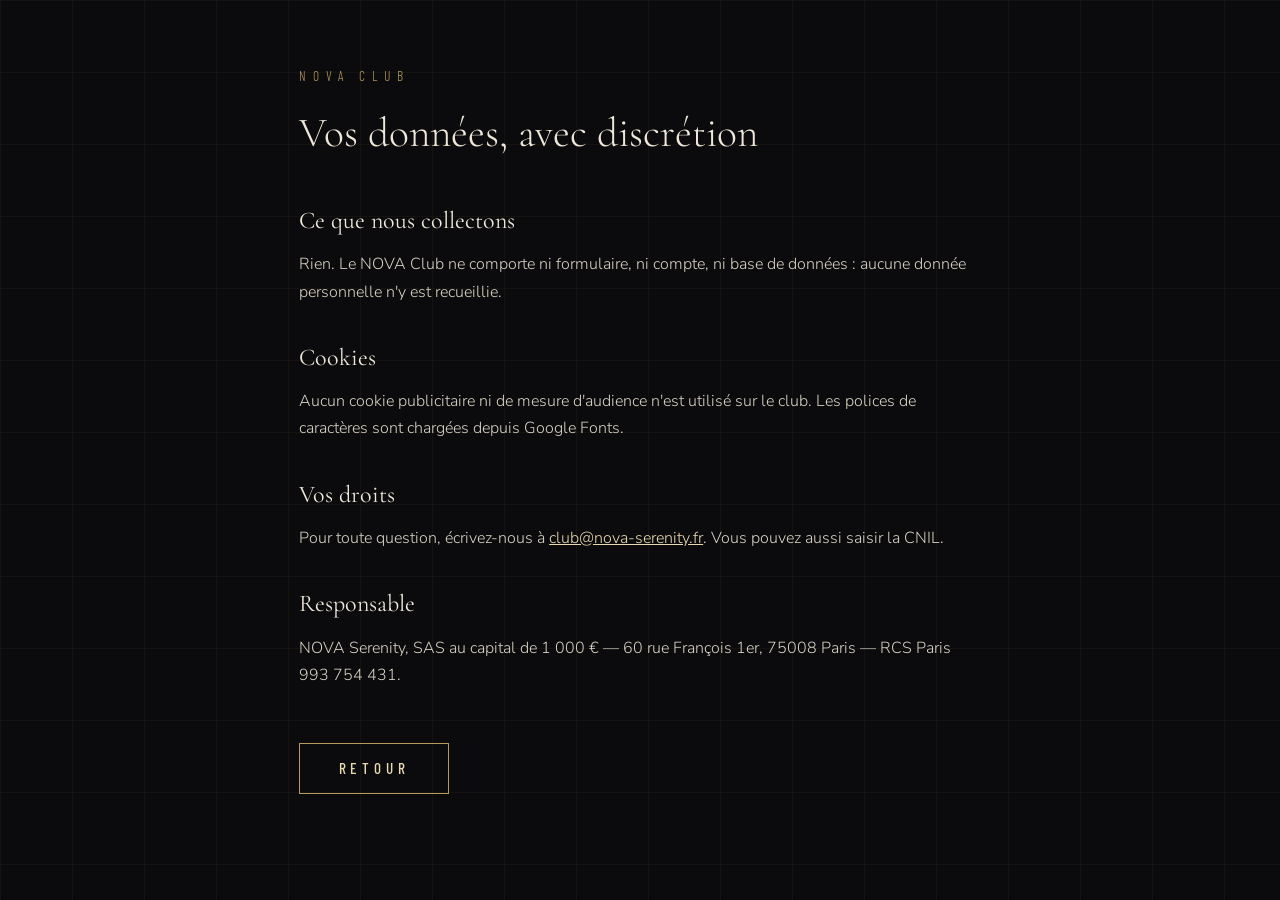
<file: club/confidentialite-nova-club.html>
<!DOCTYPE html>
<html lang="fr">
<head>
<meta charset="utf-8">
<meta name="viewport" content="width=device-width, initial-scale=1, viewport-fit=cover">
<meta name="robots" content="noindex, nofollow">
<meta name="description" content="Confidentialité du NOVA Club.">
<title>Confidentialité — NOVA Club</title>
<link rel="icon" href="../favicon.ico" sizes="48x48">
<link rel="icon" type="image/svg+xml" href="../favicon.svg">
<link rel="icon" type="image/png" sizes="32x32" href="../favicon-32x32.png">
<link rel="apple-touch-icon" href="../apple-touch-icon.png">
<link rel="preconnect" href="https://fonts.googleapis.com">
<link rel="preconnect" href="https://fonts.gstatic.com" crossorigin>
<link href="https://fonts.googleapis.com/css2?family=Cormorant+Garamond:ital,wght@0,300;0,400;0,500;1,300;1,400&family=Barlow+Condensed:wght@400;500;600&family=Nunito+Sans:wght@300;400;600&display=swap" rel="stylesheet">
<link rel="stylesheet" href="assets/nova-club.css?v=2">
</head>
<body class="">
<main class="c-prose">
  <p class="c-kicker">NOVA Club</p>
  <h1>Vos données, avec discrétion</h1>
  <h2>Ce que nous collectons</h2>
  <p>Rien. Le NOVA Club ne comporte ni formulaire, ni compte, ni base de données : aucune donnée personnelle n'y est recueillie.</p>
  <h2>Cookies</h2>
  <p>Aucun cookie publicitaire ni de mesure d'audience n'est utilisé sur le club. Les polices de caractères sont chargées depuis Google Fonts.</p>
  <h2>Vos droits</h2>
  <p>Pour toute question, écrivez-nous à <a href="mailto:club@nova-serenity.fr">club@nova-serenity.fr</a>. Vous pouvez aussi saisir la CNIL.</p>
  <h2>Responsable</h2>
  <p>NOVA Serenity, SAS au capital de 1 000 € — 60 rue François 1er, 75008 Paris — RCS Paris 993 754 431.</p>
  <p style="margin-top:2.4rem"><a class="c-btn" href="index.html">Retour</a></p>
</main>
</body>
</html>
</file>
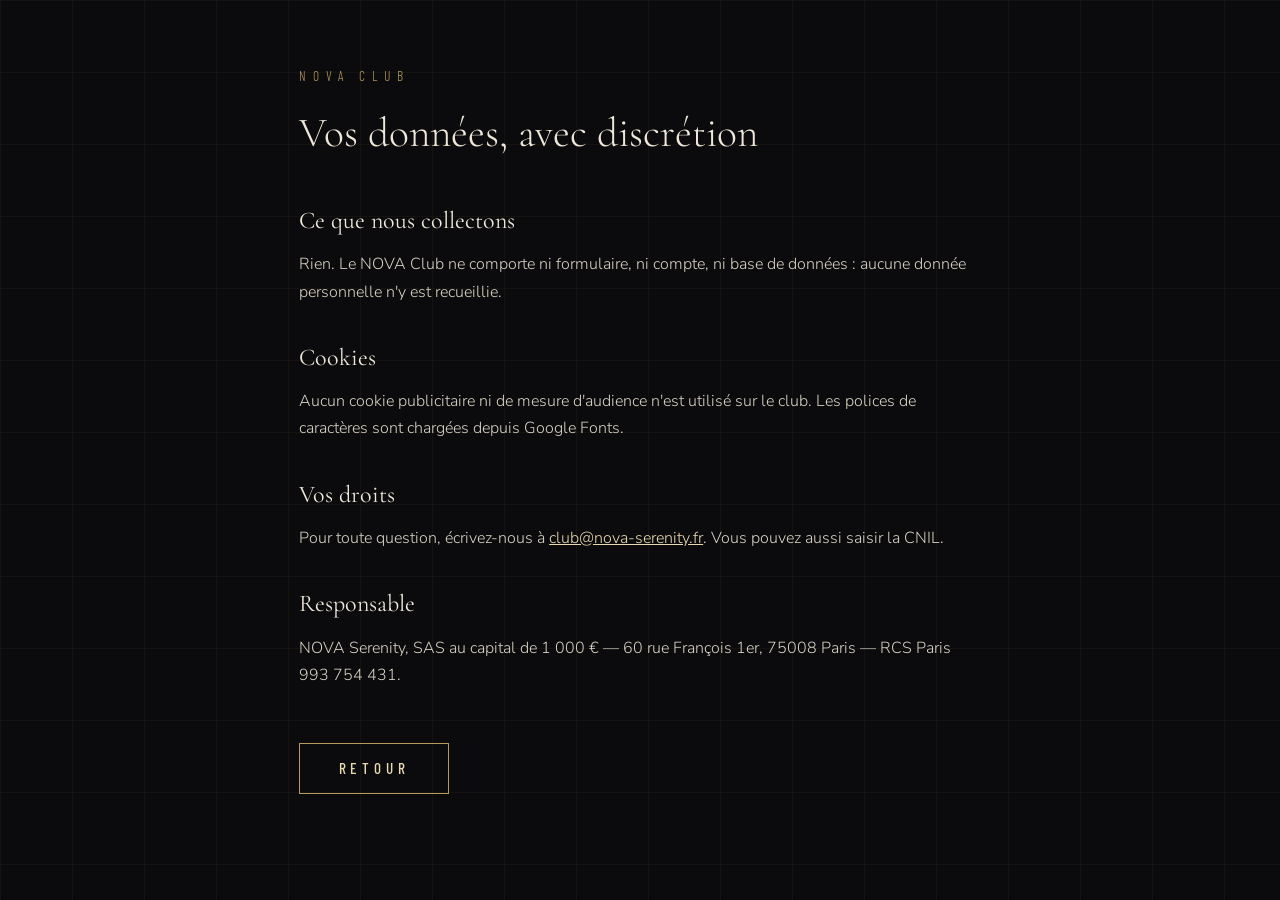
<file: club/confidentialite.html>
<!DOCTYPE html>
<html lang="fr">
<head>
<meta charset="utf-8">
<meta name="viewport" content="width=device-width, initial-scale=1, viewport-fit=cover">
<meta name="robots" content="noindex, nofollow">
<title>Confidentialité — NOVA Club</title>
<link rel="icon" type="image/png" sizes="32x32" href="assets/favicon-32.png">
<link rel="icon" type="image/png" sizes="192x192" href="assets/favicon-192.png">
<link rel="apple-touch-icon" href="assets/apple-touch-icon.png">
<link rel="preconnect" href="https://fonts.googleapis.com">
<link rel="preconnect" href="https://fonts.gstatic.com" crossorigin>
<link href="https://fonts.googleapis.com/css2?family=Cormorant+Garamond:ital,wght@0,300;0,400;0,500;1,300;1,400&family=Barlow+Condensed:wght@400;500;600&family=Nunito+Sans:wght@300;400;600&display=swap" rel="stylesheet">
<link rel="stylesheet" href="assets/club.css?v=1">
</head>
<body class="">
<main class="c-prose">
  <p class="c-kicker">NOVA Club</p>
  <h1>Vos données, avec discrétion</h1>
  <h2>Ce que nous collectons</h2>
  <p>Rien. Le NOVA Club ne comporte ni formulaire, ni compte, ni base de données : aucune donnée personnelle n'y est recueillie.</p>
  <h2>Cookies</h2>
  <p>Aucun cookie publicitaire ni de mesure d'audience n'est utilisé sur le club. Les polices de caractères sont chargées depuis Google Fonts.</p>
  <h2>Vos droits</h2>
  <p>Pour toute question, écrivez-nous à <a href="mailto:club@nova-serenity.fr">club@nova-serenity.fr</a>. Vous pouvez aussi saisir la CNIL.</p>
  <h2>Responsable</h2>
  <p>NOVA Serenity, SAS au capital de 1 000 € — 60 rue François 1er, 75008 Paris — RCS Paris 993 754 431.</p>
  <p style="margin-top:2.4rem"><a class="c-btn" href="index.html">Retour</a></p>
</main>
</body>
</html>
</file>
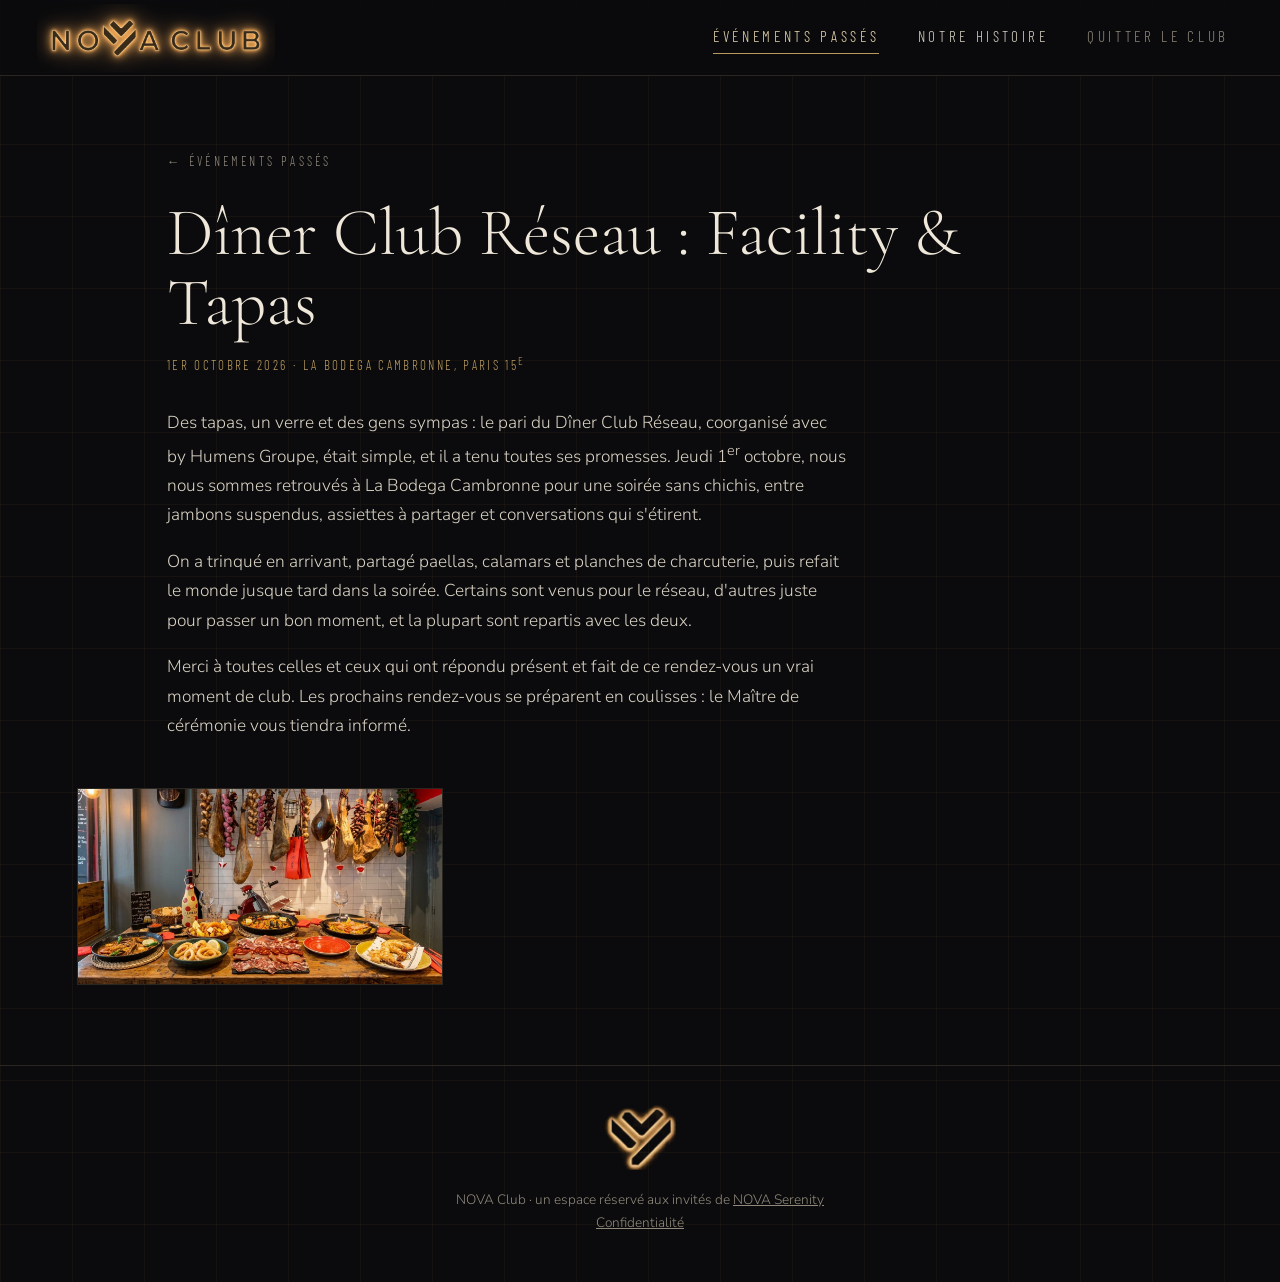
<file: club/diner-club-reseau-facility-tapas.html>
<!DOCTYPE html>
<html lang="fr">
<head>
<meta charset="utf-8">
<meta name="viewport" content="width=device-width, initial-scale=1, viewport-fit=cover">
<meta name="robots" content="noindex, nofollow">
<title>Dîner Club Réseau : Facility &amp; Tapas — NOVA Club</title>
<meta name="description" content="Retour sur le Dîner Club Réseau du 1er octobre 2026 à La Bodega Cambronne (Paris 15e), coorganisé par NOVA Serenity et by Humens Groupe : tapas, verre et réseau.">
<link rel="icon" href="../favicon.ico" sizes="48x48">
<link rel="icon" type="image/svg+xml" href="../favicon.svg">
<link rel="icon" type="image/png" sizes="32x32" href="../favicon-32x32.png">
<link rel="apple-touch-icon" href="../apple-touch-icon.png">
<link rel="preconnect" href="https://fonts.googleapis.com">
<link rel="preconnect" href="https://fonts.gstatic.com" crossorigin>
<link href="https://fonts.googleapis.com/css2?family=Cormorant+Garamond:ital,wght@0,300;0,400;0,500;1,300;1,400&family=Barlow+Condensed:wght@400;500;600&family=Nunito+Sans:wght@300;400;600&display=swap" rel="stylesheet">
<link rel="stylesheet" href="assets/nova-club.css?v=2">
</head>
<body class="">
<header class="c-top">
  <a class="c-brand" href="evenements-nova-club.html" aria-label="NOVA Club, accueil du club">
    <img class="c-brand-logo" src="assets/nova-club-ligne-retro.png" alt="NOVA Club" width="756" height="204">
  </a>
  <nav class="c-nav" aria-label="Menu du club">
    <a href="evenements-nova-club.html#passes" aria-current="page"><span class="c-long">Événements </span>passés</a>
    <a href="notre-histoire-nova-serenity.html"><span class="c-long">Notre </span>histoire</a>
    <a class="c-quit" href="../index.html">Quitter<span class="c-long"> le club</span></a>
  </nav>
</header>
<main>
  <header class="c-event-head">
    <a class="c-back" href="evenements-nova-club.html#passes">Événements passés</a>
    <h1>Dîner Club Réseau : Facility &amp; Tapas</h1>
    <p class="c-meta">1er octobre 2026 · La Bodega Cambronne, Paris 15<sup>e</sup></p>
  </header>
  <div class="c-event-body"><div class="c-desc">
    <p>Des tapas, un verre et des gens sympas : le pari du Dîner Club Réseau, coorganisé avec by Humens Groupe, était simple, et il a tenu toutes ses promesses. Jeudi 1<sup>er</sup> octobre, nous nous sommes retrouvés à La Bodega Cambronne pour une soirée sans chichis, entre jambons suspendus, assiettes à partager et conversations qui s&#x27;étirent.</p><p>On a trinqué en arrivant, partagé paellas, calamars et planches de charcuterie, puis refait le monde jusque tard dans la soirée. Certains sont venus pour le réseau, d&#x27;autres juste pour passer un bon moment, et la plupart sont repartis avec les deux.</p><p>Merci à toutes celles et ceux qui ont répondu présent et fait de ce rendez-vous un vrai moment de club. Les prochains rendez-vous se préparent en coulisses : le Maître de cérémonie vous tiendra informé.</p>
  </div></div>
  <div class="c-gallery" id="galerie" data-lightbox>
    <a href="media/diner-club-reseau-bodega-cambronne.jpg" data-zoom data-caption="Dîner Club Réseau : Facility &amp; Tapas, La Bodega Cambronne"><img src="media/diner-club-reseau-bodega-cambronne.jpg" alt="Photo 1 — Tapas, paellas et jambons à La Bodega Cambronne" loading="lazy"></a>
  </div>
  <script src="assets/nova-club-lightbox.js"></script>
</main>
<footer class="c-foot">
  <img class="c-foot-mark" src="assets/nova-club-logo-retro.png" alt="" width="296" height="270">
  <p>NOVA Club · un espace réservé aux invités de <a href="../index.html">NOVA Serenity</a></p>
  <p><a href="confidentialite-nova-club.html">Confidentialité</a></p>
</footer>
</body>
</html>
</file>
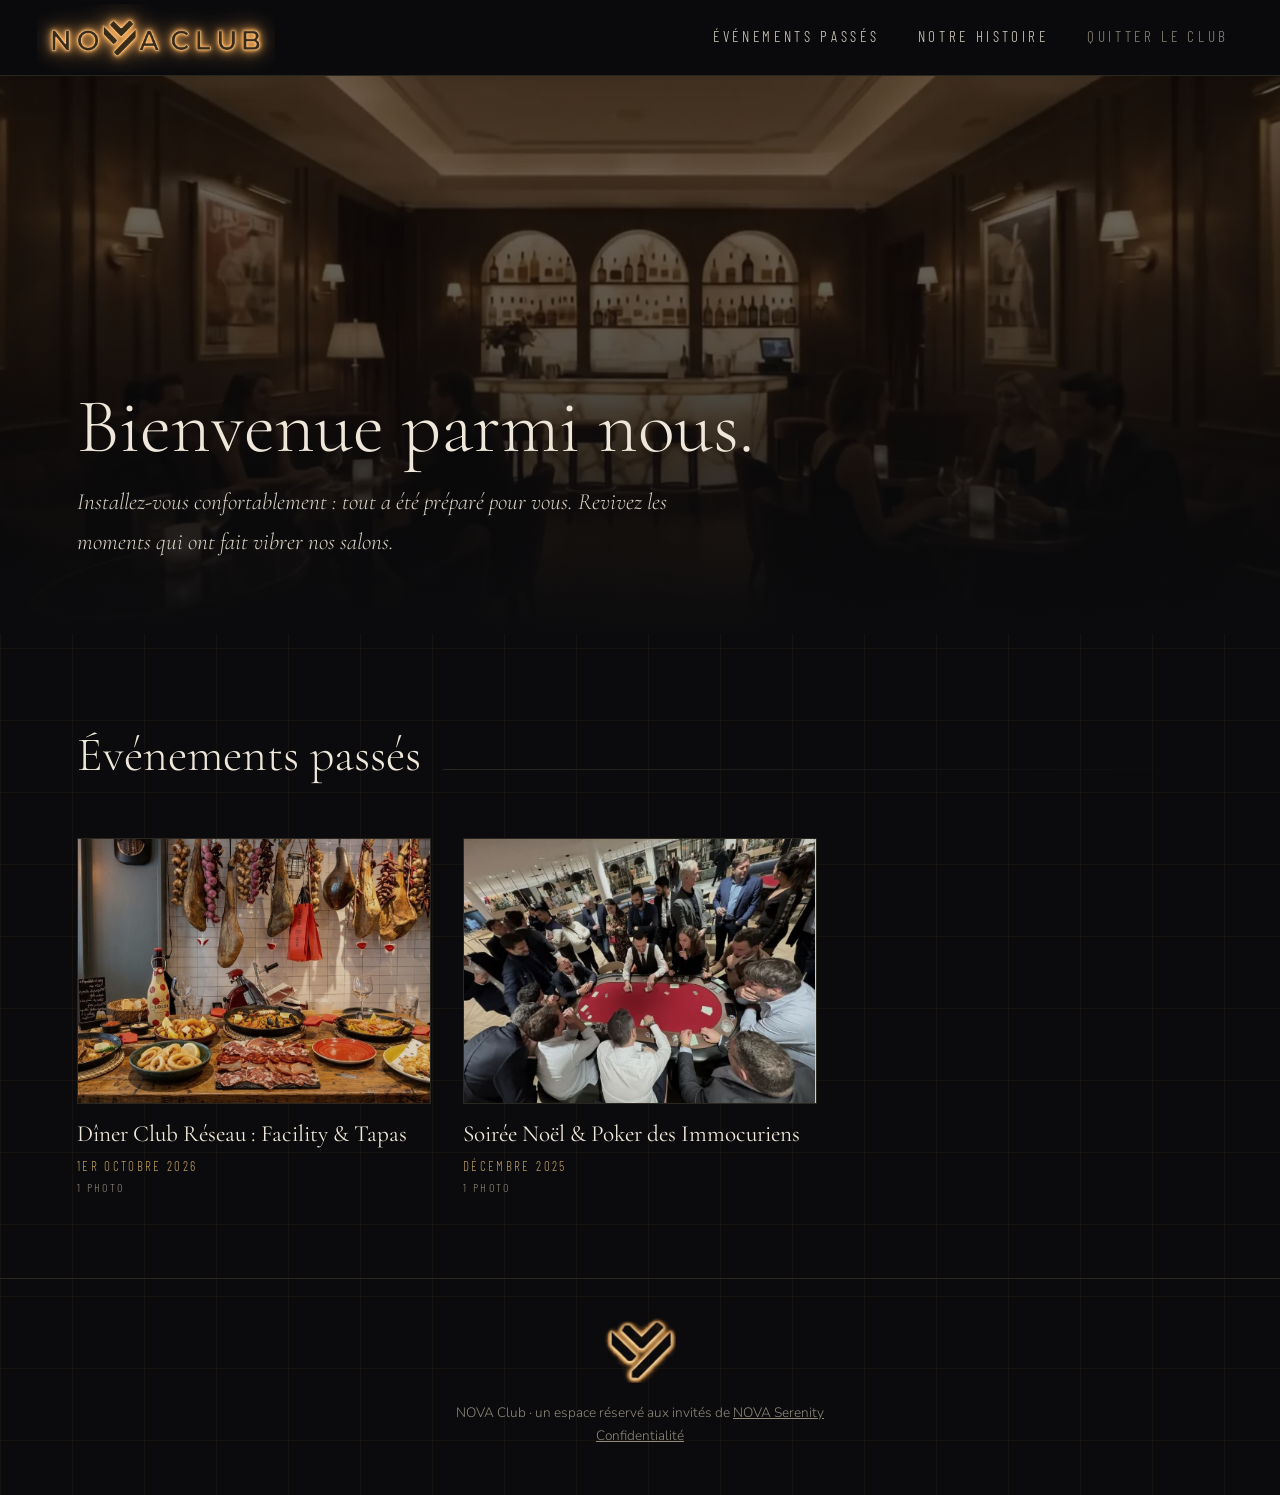
<file: club/evenements-nova-club.html>
<!DOCTYPE html>
<html lang="fr">
<head>
<meta charset="utf-8">
<meta name="viewport" content="width=device-width, initial-scale=1, viewport-fit=cover">
<meta name="robots" content="noindex, nofollow">
<meta name="description" content="NOVA Club : les événements passés du cercle d'échanges de NOVA Serenity.">
<title>Le club — NOVA Club</title>
<link rel="icon" href="../favicon.ico" sizes="48x48">
<link rel="icon" type="image/svg+xml" href="../favicon.svg">
<link rel="icon" type="image/png" sizes="32x32" href="../favicon-32x32.png">
<link rel="apple-touch-icon" href="../apple-touch-icon.png">
<link rel="preconnect" href="https://fonts.googleapis.com">
<link rel="preconnect" href="https://fonts.gstatic.com" crossorigin>
<link href="https://fonts.googleapis.com/css2?family=Cormorant+Garamond:ital,wght@0,300;0,400;0,500;1,300;1,400&family=Barlow+Condensed:wght@400;500;600&family=Nunito+Sans:wght@300;400;600&display=swap" rel="stylesheet">
<link rel="stylesheet" href="assets/nova-club.css?v=2">
</head>
<body class="">
<header class="c-top">
  <a class="c-brand" href="evenements-nova-club.html" aria-label="NOVA Club, accueil du club">
    <img class="c-brand-logo" src="assets/nova-club-ligne-retro.png" alt="NOVA Club" width="756" height="204">
  </a>
  <nav class="c-nav" aria-label="Menu du club">
    <a href="evenements-nova-club.html#passes"><span class="c-long">Événements </span>passés</a>
    <a href="notre-histoire-nova-serenity.html"><span class="c-long">Notre </span>histoire</a>
    <a class="c-quit" href="../index.html">Quitter<span class="c-long"> le club</span></a>
  </nav>
</header>
<main>
  <section class="c-hero">
    <div class="c-hero-in">
      <h1>Bienvenue parmi nous.</h1>
      <p class="lead">Installez-vous confortablement : tout a été préparé pour vous. Revivez les moments qui ont fait vibrer nos salons.</p>
    </div>
  </section>

  <section class="c-section" id="passes">
    <div class="c-section-head"><h2>Événements passés</h2></div>
    <div class="c-past">
      <a href="diner-club-reseau-facility-tapas.html">
        <figure><img src="media/diner-club-reseau-bodega-cambronne.jpg" alt="" loading="lazy"></figure>
        <h3>Dîner Club Réseau : Facility &amp; Tapas</h3>
        <p class="c-meta">1er octobre 2026</p>
        <p class="c-count">1 photo</p>
      </a>
      <a href="soiree-noel-poker-immocuriens.html">
        <figure><img src="media/soiree-noel-poker-immocuriens.webp" alt="" loading="lazy"></figure>
        <h3>Soirée Noël &amp; Poker des Immocuriens</h3>
        <p class="c-meta">Décembre 2025</p>
        <p class="c-count">1 photo</p>
      </a>
    </div>
  </section>
</main>
<footer class="c-foot">
  <img class="c-foot-mark" src="assets/nova-club-logo-retro.png" alt="" width="296" height="270">
  <p>NOVA Club · un espace réservé aux invités de <a href="../index.html">NOVA Serenity</a></p>
  <p><a href="confidentialite-nova-club.html">Confidentialité</a></p>
</footer>
</body>
</html>
</file>
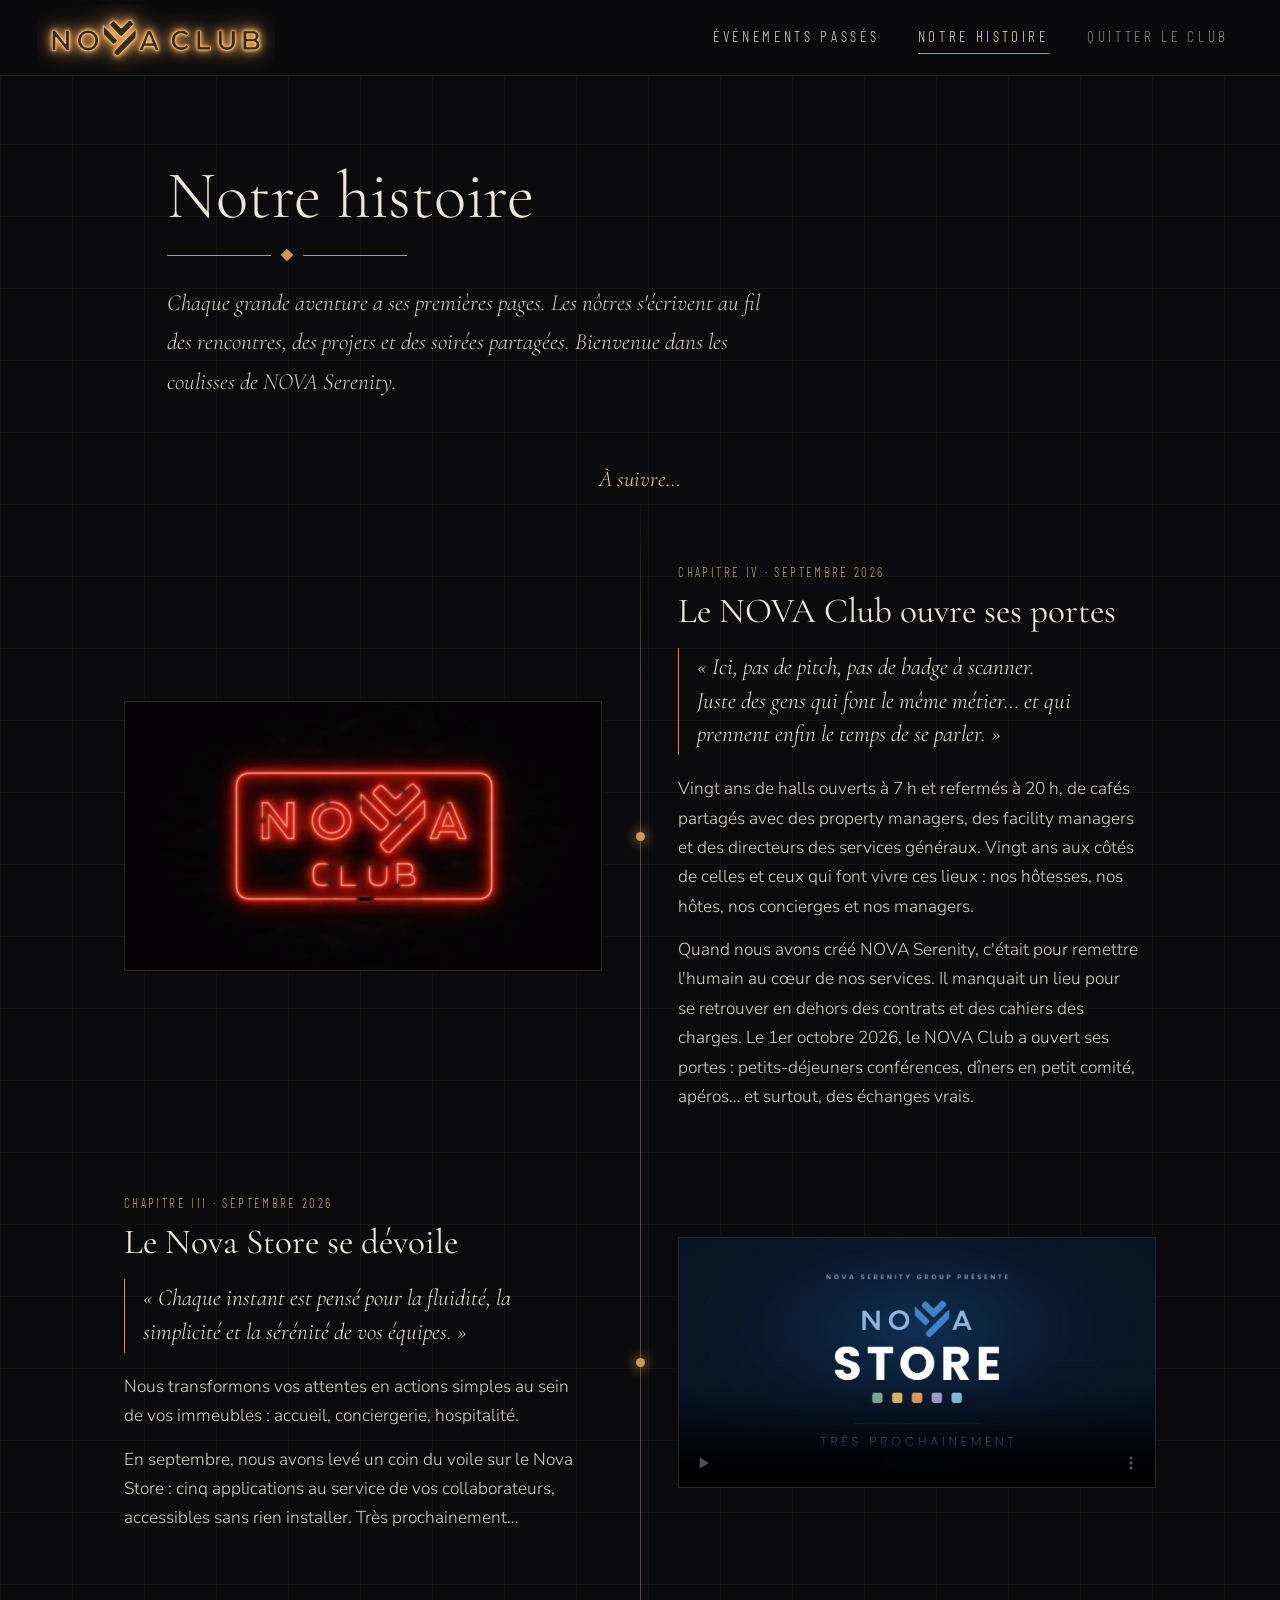
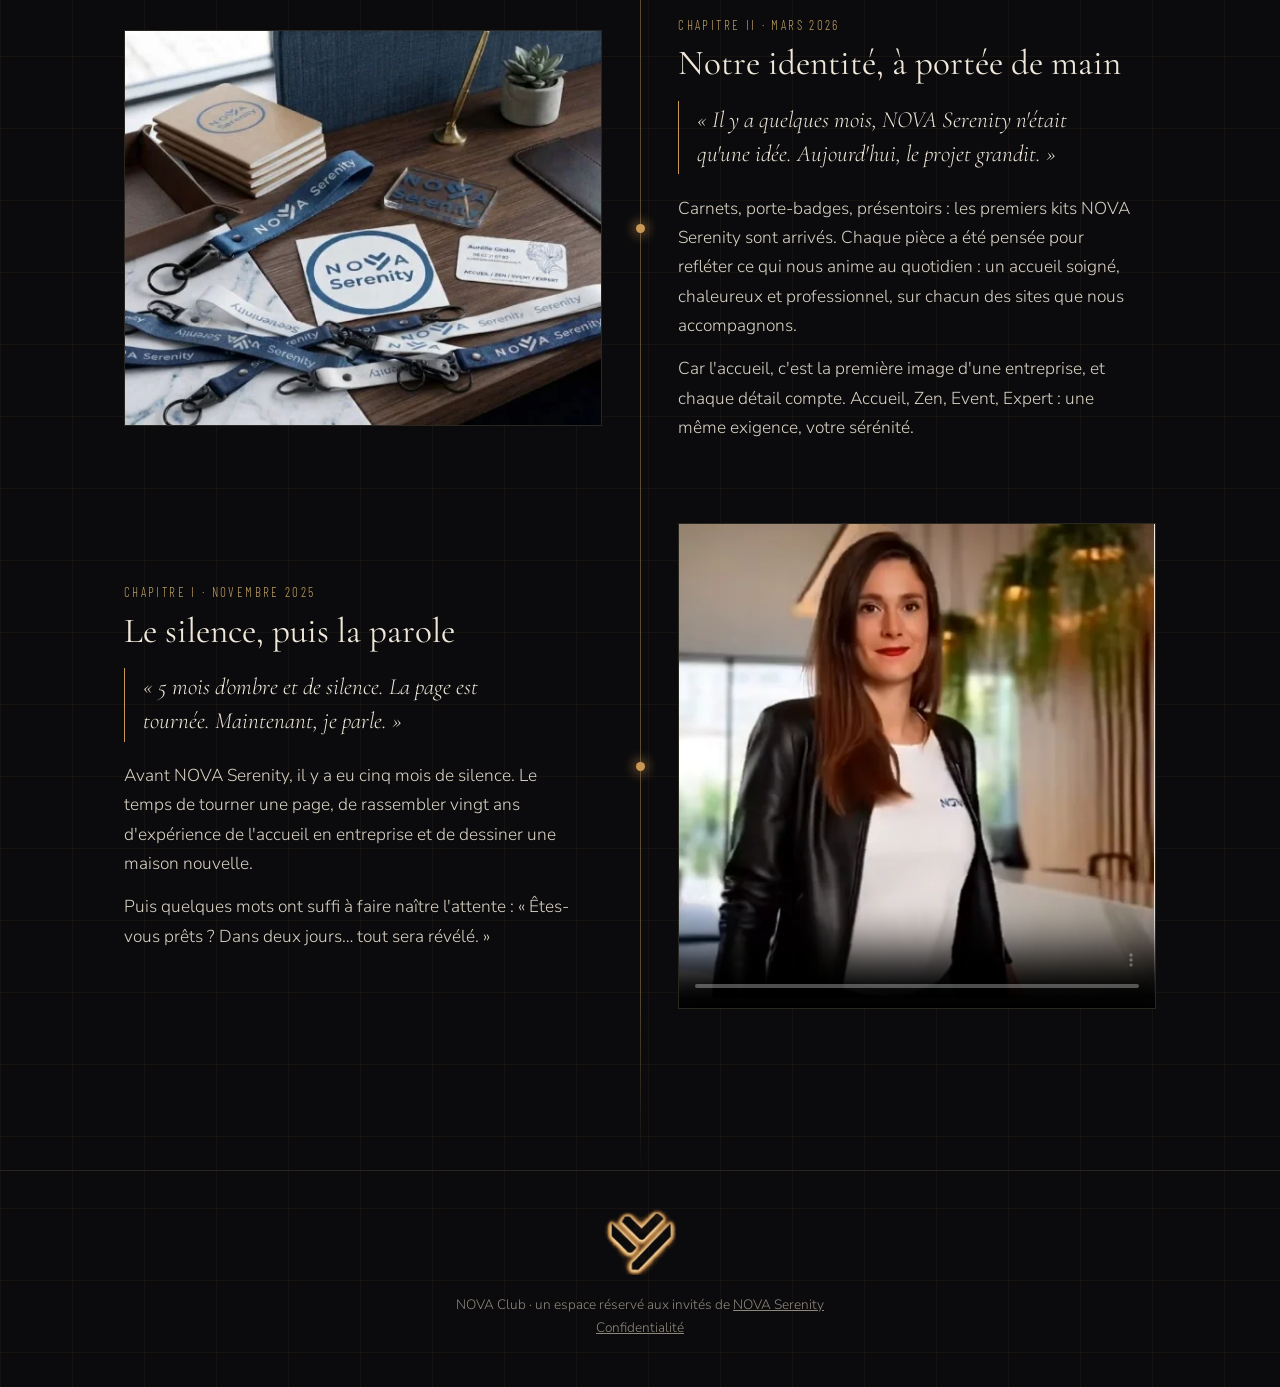
<file: club/notre-histoire-nova-serenity.html>
<!DOCTYPE html>
<html lang="fr">
<head>
<meta charset="utf-8">
<meta name="viewport" content="width=device-width, initial-scale=1, viewport-fit=cover">
<meta name="robots" content="noindex, nofollow">
<meta name="description" content="Notre histoire : les grands chapitres de NOVA Serenity racontés par le NOVA Club.">
<title>Notre histoire — NOVA Club</title>
<link rel="icon" href="../favicon.ico" sizes="48x48">
<link rel="icon" type="image/svg+xml" href="../favicon.svg">
<link rel="icon" type="image/png" sizes="32x32" href="../favicon-32x32.png">
<link rel="apple-touch-icon" href="../apple-touch-icon.png">
<link rel="preconnect" href="https://fonts.googleapis.com">
<link rel="preconnect" href="https://fonts.gstatic.com" crossorigin>
<link href="https://fonts.googleapis.com/css2?family=Cormorant+Garamond:ital,wght@0,300;0,400;0,500;1,300;1,400&family=Barlow+Condensed:wght@400;500;600&family=Nunito+Sans:wght@300;400;600&display=swap" rel="stylesheet">
<link rel="stylesheet" href="assets/nova-club.css?v=2">
</head>
<body class="">
<header class="c-top">
  <a class="c-brand" href="evenements-nova-club.html" aria-label="NOVA Club, accueil du club">
    <img class="c-brand-logo" src="assets/nova-club-ligne-retro.png" alt="NOVA Club" width="756" height="204">
  </a>
  <nav class="c-nav" aria-label="Menu du club">
    <a href="evenements-nova-club.html#passes"><span class="c-long">Événements </span>passés</a>
    <a href="notre-histoire-nova-serenity.html" aria-current="page"><span class="c-long">Notre </span>histoire</a>
    <a class="c-quit" href="../index.html">Quitter<span class="c-long"> le club</span></a>
  </nav>
</header>
<main>
  <header class="c-event-head c-story-head">
    <h1>Notre histoire</h1>
    <div class="c-orn" aria-hidden="true"><span></span></div>
    <div class="c-story-intro"><p>Chaque grande aventure a ses premières pages. Les nôtres s&#x27;écrivent au fil des rencontres, des projets et des soirées partagées. Bienvenue dans les coulisses de NOVA Serenity.</p></div>
  </header>
  <p class="c-story-end c-story-next">À suivre…</p>
  <ol class="c-timeline" data-lightbox>
    <li class="c-tl-item">
      <a class="c-tl-fig" href="media/nova-club-ouvre-ses-portes.webp" data-zoom data-caption="Le NOVA Club ouvre ses portes">
        <img src="media/nova-club-ouvre-ses-portes.webp" alt="Le NOVA Club ouvre ses portes" loading="lazy">
      </a>
      <div class="c-tl-txt">
        <p class="c-ch-num">Chapitre IV<span> · Septembre 2026</span></p>
        <h2>Le NOVA Club ouvre ses portes</h2>
        <blockquote class="c-quote">« Ici, pas de pitch, pas de badge à scanner. Juste des gens qui font le même métier… et qui prennent enfin le temps de se parler. »</blockquote>
        <p>Vingt ans de halls ouverts à 7 h et refermés à 20 h, de cafés partagés avec des property managers, des facility managers et des directeurs des services généraux. Vingt ans aux côtés de celles et ceux qui font vivre ces lieux : nos hôtesses, nos hôtes, nos concierges et nos managers.</p><p>Quand nous avons créé NOVA Serenity, c&#x27;était pour remettre l&#x27;humain au cœur de nos services. Il manquait un lieu pour se retrouver en dehors des contrats et des cahiers des charges. Le 1er octobre 2026, le NOVA Club a ouvert ses portes : petits-déjeuners conférences, dîners en petit comité, apéros… et surtout, des échanges vrais.</p>
      </div>
    </li>
    <li class="c-tl-item">
      <div class="c-tl-fig c-tl-video">
        <video controls playsinline preload="metadata" poster="media/nova-store-se-devoile.webp" aria-label="Le Nova Store se dévoile">
          <source src="media/nova-store-se-devoile.mp4" type="video/mp4">
        </video>
      </div>
      <div class="c-tl-txt">
        <p class="c-ch-num">Chapitre III<span> · Septembre 2026</span></p>
        <h2>Le Nova Store se dévoile</h2>
        <blockquote class="c-quote">« Chaque instant est pensé pour la fluidité, la simplicité et la sérénité de vos équipes. »</blockquote>
        <p>Nous transformons vos attentes en actions simples au sein de vos immeubles : accueil, conciergerie, hospitalité.</p><p>En septembre, nous avons levé un coin du voile sur le Nova Store : cinq applications au service de vos collaborateurs, accessibles sans rien installer. Très prochainement…</p>
      </div>
    </li>
    <li class="c-tl-item">
      <a class="c-tl-fig" href="media/nova-club-identite-a-portee-de-main.webp" data-zoom data-caption="Notre identité, à portée de main">
        <img src="media/nova-club-identite-a-portee-de-main.webp" alt="Notre identité, à portée de main" loading="lazy">
      </a>
      <div class="c-tl-txt">
        <p class="c-ch-num">Chapitre II<span> · Mars 2026</span></p>
        <h2>Notre identité, à portée de main</h2>
        <blockquote class="c-quote">« Il y a quelques mois, NOVA Serenity n&#x27;était qu&#x27;une idée. Aujourd&#x27;hui, le projet grandit. »</blockquote>
        <p>Carnets, porte-badges, présentoirs : les premiers kits NOVA Serenity sont arrivés. Chaque pièce a été pensée pour refléter ce qui nous anime au quotidien : un accueil soigné, chaleureux et professionnel, sur chacun des sites que nous accompagnons.</p><p>Car l&#x27;accueil, c&#x27;est la première image d&#x27;une entreprise, et chaque détail compte. Accueil, Zen, Event, Expert : une même exigence, votre sérénité.</p>
      </div>
    </li>
    <li class="c-tl-item">
      <div class="c-tl-fig c-tl-video">
        <video controls playsinline preload="metadata" poster="media/nova-club-le-silence-puis-la-parole.webp" aria-label="Le silence, puis la parole">
          <source src="media/nova-club-le-silence-puis-la-parole.mp4" type="video/mp4">
        </video>
      </div>
      <div class="c-tl-txt">
        <p class="c-ch-num">Chapitre I<span> · Novembre 2025</span></p>
        <h2>Le silence, puis la parole</h2>
        <blockquote class="c-quote">« 5 mois d&#x27;ombre et de silence. La page est tournée. Maintenant, je parle. »</blockquote>
        <p>Avant NOVA Serenity, il y a eu cinq mois de silence. Le temps de tourner une page, de rassembler vingt ans d&#x27;expérience de l&#x27;accueil en entreprise et de dessiner une maison nouvelle.</p><p>Puis quelques mots ont suffi à faire naître l&#x27;attente : « Êtes-vous prêts ? Dans deux jours… tout sera révélé. »</p>
      </div>
    </li>
  </ol>
  <script src="assets/nova-club-lightbox.js"></script>
</main>
<footer class="c-foot">
  <img class="c-foot-mark" src="assets/nova-club-logo-retro.png" alt="" width="296" height="270">
  <p>NOVA Club · un espace réservé aux invités de <a href="../index.html">NOVA Serenity</a></p>
  <p><a href="confidentialite-nova-club.html">Confidentialité</a></p>
</footer>
</body>
</html>
</file>
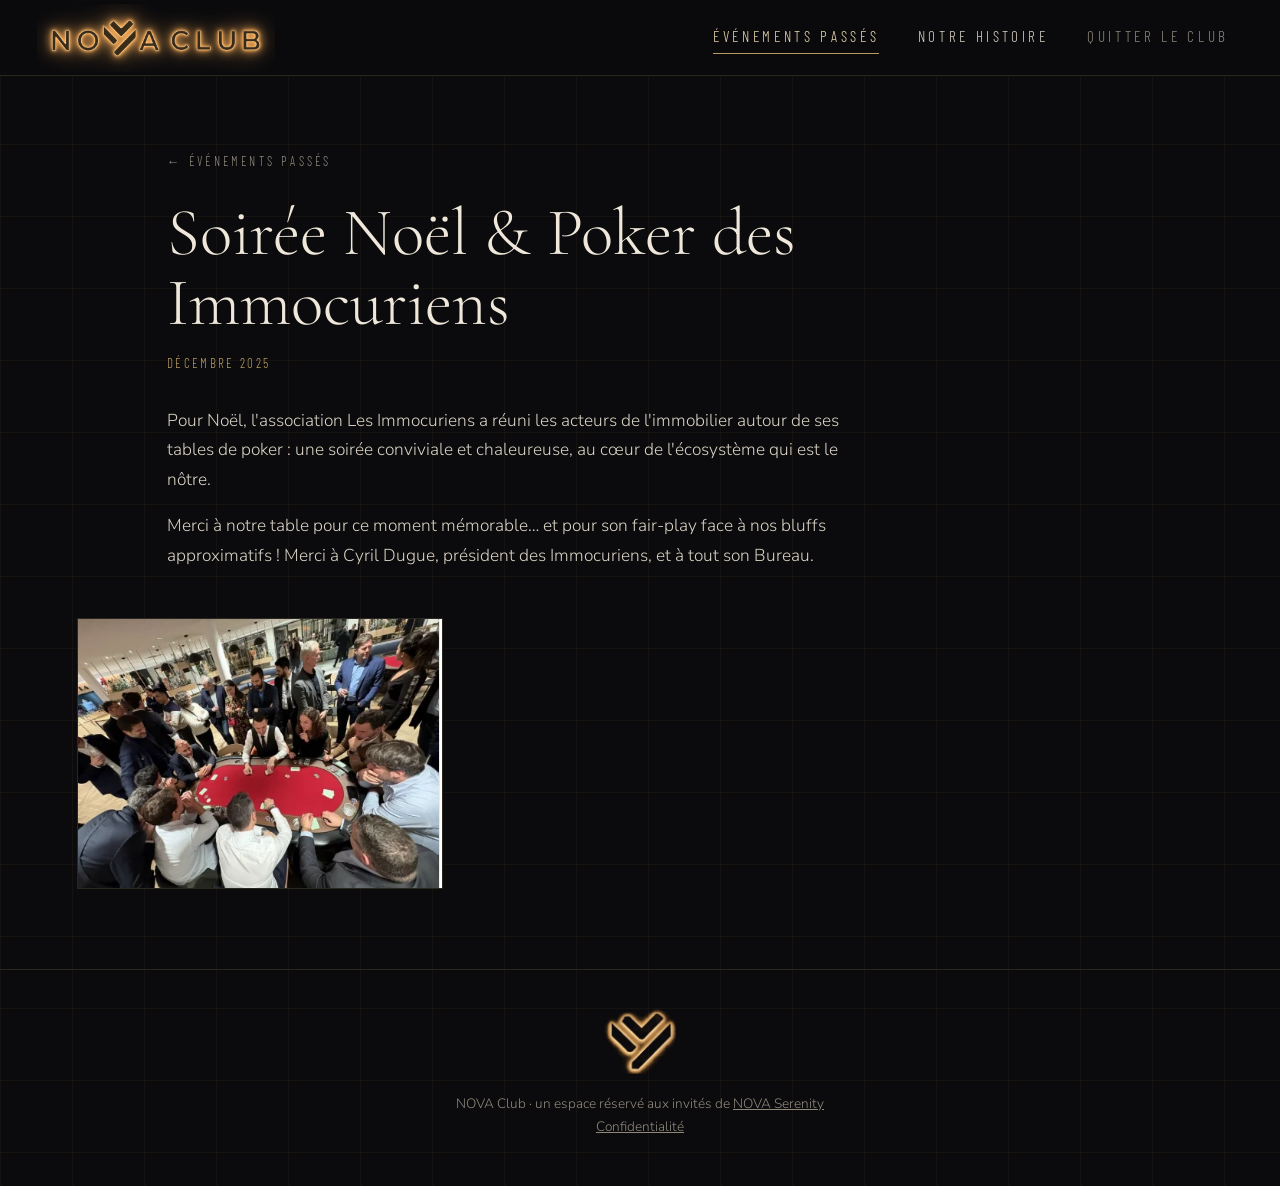
<file: club/soiree-noel-poker-immocuriens.html>
<!DOCTYPE html>
<html lang="fr">
<head>
<meta charset="utf-8">
<meta name="viewport" content="width=device-width, initial-scale=1, viewport-fit=cover">
<meta name="robots" content="noindex, nofollow">
<meta name="description" content="Retour sur la Soirée Noël &amp; Poker des Immocuriens (décembre 2025), vécue avec le NOVA Club.">
<title>Soirée Noël &amp; Poker des Immocuriens — NOVA Club</title>
<link rel="icon" href="../favicon.ico" sizes="48x48">
<link rel="icon" type="image/svg+xml" href="../favicon.svg">
<link rel="icon" type="image/png" sizes="32x32" href="../favicon-32x32.png">
<link rel="apple-touch-icon" href="../apple-touch-icon.png">
<link rel="preconnect" href="https://fonts.googleapis.com">
<link rel="preconnect" href="https://fonts.gstatic.com" crossorigin>
<link href="https://fonts.googleapis.com/css2?family=Cormorant+Garamond:ital,wght@0,300;0,400;0,500;1,300;1,400&family=Barlow+Condensed:wght@400;500;600&family=Nunito+Sans:wght@300;400;600&display=swap" rel="stylesheet">
<link rel="stylesheet" href="assets/nova-club.css?v=2">
</head>
<body class="">
<header class="c-top">
  <a class="c-brand" href="evenements-nova-club.html" aria-label="NOVA Club, accueil du club">
    <img class="c-brand-logo" src="assets/nova-club-ligne-retro.png" alt="NOVA Club" width="756" height="204">
  </a>
  <nav class="c-nav" aria-label="Menu du club">
    <a href="evenements-nova-club.html#passes" aria-current="page"><span class="c-long">Événements </span>passés</a>
    <a href="notre-histoire-nova-serenity.html"><span class="c-long">Notre </span>histoire</a>
    <a class="c-quit" href="../index.html">Quitter<span class="c-long"> le club</span></a>
  </nav>
</header>
<main>
  <header class="c-event-head">
    <a class="c-back" href="evenements-nova-club.html#passes">Événements passés</a>
    <h1>Soirée Noël &amp; Poker des Immocuriens</h1>
    <p class="c-meta">Décembre 2025</p>
  </header>
  <div class="c-event-body"><div class="c-desc">
    <p>Pour Noël, l&#x27;association Les Immocuriens a réuni les acteurs de l&#x27;immobilier autour de ses tables de poker : une soirée conviviale et chaleureuse, au cœur de l&#x27;écosystème qui est le nôtre.</p><p>Merci à notre table pour ce moment mémorable… et pour son fair-play face à nos bluffs approximatifs ! Merci à Cyril Dugue, président des Immocuriens, et à tout son Bureau.</p>
  </div></div>
  <div class="c-gallery" id="galerie" data-lightbox>
    <a href="media/soiree-noel-poker-immocuriens.webp" data-zoom data-caption="Soirée Noël &amp; Poker des Immocuriens"><img src="media/soiree-noel-poker-immocuriens.webp" alt="Photo 1 — Soirée Noël &amp; Poker des Immocuriens" loading="lazy"></a>
  </div>
  <script src="assets/nova-club-lightbox.js"></script>
</main>
<footer class="c-foot">
  <img class="c-foot-mark" src="assets/nova-club-logo-retro.png" alt="" width="296" height="270">
  <p>NOVA Club · un espace réservé aux invités de <a href="../index.html">NOVA Serenity</a></p>
  <p><a href="confidentialite-nova-club.html">Confidentialité</a></p>
</footer>
</body>
</html>
</file>
<file: club/assets/nova-club.css>
/* NOVA CLUB — noir profond, laiton, touche de néon rouge */
:root{
  --noir:#0b0b0d; --nuit:#111113; --surface:#161618; --ligne:#2a2721;
  --laiton:#b89a5e; --laiton-clair:#e9d9b0; --ivoire:#efe8da; --texte:#d9d2c4; --gris:#8f887b;
  --neon:#ff3b30; --neon-halo:rgba(255,59,48,.35);
  --miel:#c99854; --miel-clair:#efd3a0; --miel-halo:rgba(222,160,86,.45);
  --grille:rgba(201,152,84,.055);
  --serif:"Cormorant Garamond",Georgia,"Times New Roman",serif;
  --cond:"Barlow Condensed","Arial Narrow",Arial,sans-serif;
  --sans:"Nunito Sans",system-ui,-apple-system,"Segoe UI",Roboto,Arial,sans-serif;
}
*{box-sizing:border-box;margin:0;padding:0}
html{scroll-behavior:smooth;scroll-padding-top:90px}
body{background:linear-gradient(var(--grille) 1px,transparent 1px) 0 0/72px 72px,linear-gradient(90deg,var(--grille) 1px,transparent 1px) 0 0/72px 72px,var(--noir);color:var(--texte);font-family:var(--sans);font-weight:300;line-height:1.7;min-height:100vh;
  padding:env(safe-area-inset-top,0) env(safe-area-inset-right,0) env(safe-area-inset-bottom,0) env(safe-area-inset-left,0)}
a{color:var(--laiton-clair)}
img{max-width:100%;display:block}
:focus-visible{outline:1px solid var(--laiton);outline-offset:4px}
.visually-hidden{position:absolute!important;width:1px;height:1px;overflow:hidden;clip:rect(0 0 0 0);white-space:nowrap}

/* ---------- barre du haut ---------- */
.c-top{position:sticky;top:0;z-index:20;display:flex;align-items:center;justify-content:space-between;gap:1rem;flex-wrap:wrap;
  padding:1.1rem clamp(1.2rem,4vw,3.5rem);background:rgba(11,11,13,.86);backdrop-filter:blur(10px);border-bottom:1px solid var(--ligne)}
.c-brand{display:flex;align-items:center;gap:.75rem;text-decoration:none;color:var(--ivoire)}
.c-brand-logo{height:68px;width:auto;margin:-14px 0 -14px -14px}
.c-brand span{font-family:var(--cond);font-weight:500;font-size:1.05rem;letter-spacing:.42em;text-transform:uppercase}
.c-brand em{font-style:normal;color:var(--laiton)}
.c-nav{display:flex;gap:clamp(1rem,3vw,2.4rem);flex-wrap:wrap}
.c-nav a{font-family:var(--cond);font-size:.95rem;letter-spacing:.24em;text-transform:uppercase;color:var(--texte);text-decoration:none;
  padding:.2rem 0;border-bottom:1px solid transparent;transition:color .25s,border-color .25s}
.c-nav a:hover,.c-nav a[aria-current]{color:var(--laiton-clair);border-bottom-color:var(--laiton)}
.c-nav .c-quit{color:var(--gris)}

/* ---------- ouverture ---------- */
.c-hero{position:relative;min-height:62vh;display:flex;align-items:flex-end;padding:0 clamp(1.2rem,6vw,6rem) clamp(3rem,8vh,5.5rem);overflow:hidden}
.c-hero::before{content:"";position:absolute;inset:0;background:url("nova-club-salon.webp") center/cover no-repeat;filter:saturate(.8) brightness(.55);transform:scale(1.03)}
.c-hero::after{content:"";position:absolute;inset:0;background:linear-gradient(180deg,rgba(11,11,13,.2) 0%,rgba(11,11,13,.35) 45%,var(--noir) 100%)}
.c-hero > *{position:relative;z-index:1}
.c-hero-in{max-width:760px}
.c-kicker{font-family:var(--cond);font-size:.85rem;letter-spacing:.5em;text-transform:uppercase;color:var(--laiton)}
.c-hero h1{font-family:var(--serif);font-weight:300;font-size:clamp(2.6rem,6.5vw,4.8rem);line-height:1.05;color:var(--ivoire);margin:.6rem 0 1rem}
.c-hero p.lead{font-family:var(--serif);font-size:clamp(1.15rem,2.2vw,1.45rem);font-style:italic;color:var(--texte);max-width:600px}
.c-pass{display:inline-flex;align-items:center;gap:.7rem;margin-top:1.6rem;font-family:var(--cond);letter-spacing:.2em;text-transform:uppercase;font-size:.85rem;color:var(--gris)}
.c-pass::before{content:"";width:8px;height:8px;border-radius:50%;background:var(--miel);box-shadow:0 0 10px 2px var(--miel-halo)}

/* ---------- sections ---------- */
.c-section{padding:clamp(3.5rem,9vh,6rem) clamp(1.2rem,6vw,6rem);max-width:1320px;margin:0 auto}
.c-section-head{display:flex;align-items:baseline;gap:1.4rem;margin-bottom:2.6rem}
.c-section-head h2{font-family:var(--serif);font-weight:300;font-size:clamp(2rem,4.5vw,3rem);color:var(--ivoire);white-space:nowrap}
.c-section-head::after{content:"";flex:1;height:1px;background:linear-gradient(90deg,var(--ligne),transparent)}
.c-empty{font-family:var(--serif);font-style:italic;font-size:1.3rem;color:var(--gris);padding:2.4rem 0;border-top:1px solid var(--ligne);border-bottom:1px solid var(--ligne);text-align:center}

/* événements à venir : lignes de programme */
.c-program{list-style:none;border-top:1px solid var(--ligne)}
.c-program li{border-bottom:1px solid var(--ligne)}
.c-program a{display:grid;grid-template-columns:6.5rem 1fr auto;gap:clamp(1rem,3vw,2.6rem);align-items:center;padding:1.8rem .4rem;text-decoration:none;color:inherit;transition:background .3s}
.c-program a:hover{background:linear-gradient(90deg,rgba(184,154,94,.06),transparent)}
.c-date{text-align:center;border-right:1px solid var(--ligne);padding-right:1rem}
.c-date b{display:block;font-family:var(--serif);font-weight:300;font-size:3rem;line-height:1;color:var(--ivoire)}
.c-date span{font-family:var(--cond);letter-spacing:.3em;text-transform:uppercase;font-size:.8rem;color:var(--laiton)}
.c-date small{display:block;font-family:var(--cond);letter-spacing:.2em;font-size:.72rem;color:var(--gris);margin-top:.2rem}
.c-prog-txt h3{font-family:var(--serif);font-weight:400;font-size:clamp(1.45rem,2.6vw,1.9rem);color:var(--ivoire);line-height:1.2}
.c-meta{font-family:var(--cond);letter-spacing:.18em;text-transform:uppercase;font-size:.82rem;color:var(--laiton);margin-top:.35rem}
.c-prog-txt p{color:var(--gris);margin-top:.5rem;max-width:62ch}
.c-arrow{font-family:var(--cond);letter-spacing:.3em;text-transform:uppercase;font-size:.8rem;color:var(--laiton-clair);white-space:nowrap}
.c-arrow::after{content:" →"}

/* événements passés : galerie de cartes */
.c-past{display:grid;grid-template-columns:repeat(auto-fill,minmax(min(100%,300px),1fr));gap:clamp(1.2rem,2.5vw,2rem)}
.c-past a{text-decoration:none;color:inherit;display:block}
.c-past figure{position:relative;aspect-ratio:4/3;overflow:hidden;background:var(--surface);border:1px solid var(--ligne)}
.c-past figure img{width:100%;height:100%;object-fit:cover;filter:saturate(.85) brightness(.88);transition:transform .8s cubic-bezier(.2,.7,.2,1),filter .5s}
.c-past a:hover figure img{transform:scale(1.04);filter:none}
.c-past figure .c-noimg{position:absolute;inset:0;display:grid;place-items:center}
.c-past figure .c-noimg img{width:48px;height:48px;opacity:.35;filter:none}
.c-past h3{font-family:var(--serif);font-weight:400;font-size:1.45rem;color:var(--ivoire);margin-top:1rem;line-height:1.25}
.c-count{font-family:var(--cond);letter-spacing:.2em;text-transform:uppercase;font-size:.75rem;color:var(--gris)}

/* ---------- page d'un événement ---------- */
.c-event-head{padding:clamp(3rem,8vh,5rem) clamp(1.2rem,6vw,6rem) 1rem;max-width:1100px;margin:0 auto}
.c-back{font-family:var(--cond);letter-spacing:.25em;text-transform:uppercase;font-size:.8rem;color:var(--gris);text-decoration:none}
.c-back::before{content:"← "}
.c-event-head h1{font-family:var(--serif);font-weight:300;font-size:clamp(2.4rem,6vw,4.2rem);line-height:1.05;color:var(--ivoire);margin:1.4rem 0 .8rem}
.c-event-body{max-width:1100px;margin:0 auto;padding:1rem clamp(1.2rem,6vw,6rem) 2rem}
.c-desc{font-size:1.08rem;max-width:68ch;color:var(--texte)}
.c-desc p+p{margin-top:1em}
.c-gallery{columns:3 260px;column-gap:14px;max-width:1320px;margin:0 auto;padding:1rem clamp(1.2rem,6vw,6rem) 5rem}
.c-gallery a{display:block;margin-bottom:14px;break-inside:avoid;border:1px solid var(--ligne);overflow:hidden}
.c-gallery img{width:100%;height:auto;transition:transform .7s cubic-bezier(.2,.7,.2,1)}
.c-gallery a:hover img{transform:scale(1.03)}
.c-lightbox{position:fixed;inset:0;z-index:50;background:rgba(5,5,6,.96);display:none;align-items:center;justify-content:center}
.c-lightbox.on{display:flex}
.c-lightbox img{max-width:92vw;max-height:86vh;object-fit:contain;box-shadow:0 20px 60px #000}
.c-lightbox button{position:absolute;background:none;border:1px solid var(--ligne);color:var(--laiton-clair);font:500 .85rem var(--cond);letter-spacing:.2em;
  text-transform:uppercase;padding:.6rem 1rem;cursor:pointer}
.c-lb-close{top:1.2rem;right:1.2rem}.c-lb-prev{left:1.2rem;top:50%}.c-lb-next{right:1.2rem;top:50%}

/* ---------- pied ---------- */
.c-foot{border-top:1px solid var(--ligne);padding:2.4rem 1.2rem 3rem;text-align:center;font-size:.85rem;color:var(--gris)}
.c-foot .c-foot-mark{width:72px;height:auto;margin:0 auto 1.1rem}
.c-foot a{color:var(--gris)}

/* ---------- petites pages (clé, acceptation, confidentialité) ---------- */
.c-simple{display:grid;place-items:center;padding:2rem 1.2rem;
  background:radial-gradient(60% 50% at 50% 0%,rgba(184,154,94,.08),transparent 70%),var(--noir)}
.c-card{max-width:560px;width:100%;text-align:center;padding:clamp(2rem,5vw,3.4rem);border:1px solid var(--ligne);background:var(--nuit)}
.c-avatar{margin:0 auto 1rem}
.c-card h1{font-family:var(--serif);font-weight:300;font-size:clamp(2rem,5vw,2.6rem);line-height:1.15;color:var(--ivoire);margin:.6rem 0 1.2rem}
.c-card p{margin-bottom:1rem}
.c-card .c-muted{color:var(--gris);font-size:.9rem}
.c-sign{font-family:var(--serif);font-style:italic;font-size:1.15rem;color:var(--laiton);margin-top:1.6rem}
.c-btn{display:inline-block;margin:1rem 0;padding:.95rem 2.4rem;border:1px solid var(--laiton);background:transparent;color:var(--laiton-clair);
  font:500 .95rem var(--cond);letter-spacing:.32em;text-transform:uppercase;text-decoration:none;cursor:pointer;transition:background .3s,color .3s}
.c-btn:hover{background:var(--laiton);color:var(--noir)}
.c-prose{max-width:720px;margin:0 auto;padding:4rem 1.2rem;text-align:left}
.c-prose h1{font-family:var(--serif);font-weight:300;font-size:2.6rem;color:var(--ivoire);margin-bottom:1.4rem}
.c-prose h2{font-family:var(--serif);font-weight:400;font-size:1.5rem;color:var(--ivoire);margin:2rem 0 .6rem}
.c-prose p,.c-prose li{margin-bottom:.7rem}.c-prose ul{padding-left:1.2rem}

@media (max-width:640px){
  .c-top{padding:.9rem 1.1rem}
  .c-nav{gap:1rem;width:100%;justify-content:space-between;flex-wrap:nowrap}
  .c-nav a{font-size:.8rem;letter-spacing:.14em}
  .c-long{display:none}
  .c-nav a:first-child::first-letter{text-transform:uppercase}
  .c-program a{grid-template-columns:4.6rem 1fr;padding:1.4rem .2rem}
  .c-arrow{display:none}
  .c-date b{font-size:2.4rem}
  .c-hero{min-height:52vh}
}
@media (prefers-reduced-motion:reduce){*{transition:none!important}html{scroll-behavior:auto}}

/* =======================================================================
   ESPACE D'ADMINISTRATION
   ======================================================================= */
.a-wrap{max-width:1100px;margin:0 auto;padding:2rem clamp(1rem,4vw,2.4rem) 5rem}
.a-top{display:flex;justify-content:space-between;align-items:center;flex-wrap:wrap;gap:1rem;margin-bottom:2rem}
.a-top h1{font-family:var(--serif);font-weight:300;font-size:2.2rem;color:var(--ivoire)}
.a-tabs{display:flex;gap:.4rem;flex-wrap:wrap;border-bottom:1px solid var(--ligne);margin-bottom:2rem}
.a-tabs a{padding:.7rem 1.1rem;text-decoration:none;color:var(--gris);font:500 .9rem var(--cond);letter-spacing:.18em;text-transform:uppercase;border-bottom:2px solid transparent;margin-bottom:-1px}
.a-tabs a[aria-current]{color:var(--laiton-clair);border-bottom-color:var(--laiton)}
.a-badge{display:inline-block;min-width:1.4em;padding:0 .4em;margin-left:.4em;border-radius:1em;background:var(--neon);color:#fff;font-size:.75rem;letter-spacing:0;text-align:center}
.a-box{background:var(--nuit);border:1px solid var(--ligne);padding:1.4rem;margin-bottom:1.4rem}
.a-box h2{font-family:var(--serif);font-weight:400;font-size:1.5rem;color:var(--ivoire);margin-bottom:1rem}
.a-table{width:100%;border-collapse:collapse;font-size:.95rem}
.a-table th{text-align:left;font:500 .8rem var(--cond);letter-spacing:.18em;text-transform:uppercase;color:var(--gris);padding:.6rem .5rem;border-bottom:1px solid var(--ligne)}
.a-table td{padding:.8rem .5rem;border-bottom:1px solid rgba(42,39,33,.6);vertical-align:middle}
.a-table-wrap{overflow-x:auto}
.a-row-actions{display:flex;gap:.5rem;flex-wrap:wrap;justify-content:flex-end}
.a-btn{display:inline-block;padding:.55rem 1rem;border:1px solid var(--laiton);background:transparent;color:var(--laiton-clair);font:500 .85rem var(--cond);
  letter-spacing:.16em;text-transform:uppercase;text-decoration:none;cursor:pointer}
.a-btn:hover{background:var(--laiton);color:var(--noir)}
.a-btn.plein{background:var(--laiton);color:var(--noir)}
.a-btn.discret{border-color:var(--ligne);color:var(--gris)}
.a-btn.danger{border-color:#6b2a24;color:#e7a39b}
.a-btn.danger:hover{background:#6b2a24;color:#fff}
.a-form label{display:block;font:500 .82rem var(--cond);letter-spacing:.18em;text-transform:uppercase;color:var(--laiton);margin:1.1rem 0 .4rem}
.a-form input[type=text],.a-form input[type=date],.a-form input[type=password],.a-form input[type=email],.a-form textarea{width:100%;padding:.75rem .85rem;background:var(--noir);
  border:1px solid var(--ligne);color:var(--ivoire);font:inherit;font-size:1rem}
.a-form textarea{min-height:180px;resize:vertical;line-height:1.6}
.a-form input:focus,.a-form textarea:focus{outline:none;border-color:var(--laiton)}
.a-grid2{display:grid;grid-template-columns:1fr 1fr;gap:0 1.2rem}
.a-help{font-size:.85rem;color:var(--gris);margin-top:.35rem}
.a-flash{padding:.9rem 1.1rem;border-left:3px solid var(--laiton);background:rgba(184,154,94,.08);margin-bottom:1.4rem}
.a-flash.err{border-left-color:var(--neon);background:rgba(255,59,48,.08)}
.a-photos{display:grid;grid-template-columns:repeat(auto-fill,minmax(150px,1fr));gap:.8rem}
.a-photo{border:1px solid var(--ligne);background:var(--noir)}
.a-photo img{aspect-ratio:1;object-fit:cover;width:100%}
.a-photo.cover{border-color:var(--laiton)}
.a-photo form{display:flex;flex-wrap:wrap;justify-content:space-between;gap:.2rem .6rem;padding:.45rem .5rem}
.a-photo button{background:none;border:0;padding:0;color:var(--gris);font:500 .74rem var(--cond);letter-spacing:.06em;text-transform:uppercase;cursor:pointer}
.a-photo button:hover{color:var(--laiton-clair)}
.a-photo .a-cover-tag{display:block;text-align:center;font:500 .72rem var(--cond);letter-spacing:.14em;text-transform:uppercase;color:var(--noir);background:var(--laiton);padding:.2rem}
.a-login{max-width:420px;margin:12vh auto;padding:2.4rem;border:1px solid var(--ligne);background:var(--nuit)}
.a-login h1{font-family:var(--serif);font-weight:300;font-size:2rem;color:var(--ivoire);text-align:center;margin-bottom:.4rem}
.a-status{font:500 .78rem var(--cond);letter-spacing:.14em;text-transform:uppercase}
.a-status.ok{color:#9fd49a}.a-status.wait{color:var(--laiton-clair)}.a-status.off{color:var(--gris)}
@media (max-width:640px){.a-grid2{grid-template-columns:1fr}}

/* ---------- Notre histoire : frise chronologique ---------- */
.c-story-head{text-align:left}
.c-story-head h1{margin-top:.8rem}
.c-story-intro{font-family:var(--serif);font-style:italic;font-size:clamp(1.15rem,2.2vw,1.45rem);color:var(--texte);max-width:600px;margin:0}
.c-timeline{list-style:none;position:relative;max-width:1160px;margin:0 auto;padding:clamp(2.5rem,7vh,4.5rem) clamp(1.2rem,6vw,4rem) 5rem}
.c-timeline::before{content:"";position:absolute;top:0;bottom:0;left:50%;width:1px;background:linear-gradient(180deg,transparent,var(--laiton) 8%,var(--laiton) 92%,transparent);opacity:.45}
.c-tl-item{position:relative;display:grid;grid-template-columns:1fr 1fr;gap:clamp(2rem,6vw,5rem);align-items:center;margin-bottom:clamp(3rem,9vh,6rem)}
.c-tl-item::before{content:"";position:absolute;left:50%;top:50%;width:9px;height:9px;margin:-4.5px 0 0 -4.5px;border-radius:50%;background:var(--miel);box-shadow:0 0 12px 3px var(--miel-halo)}
.c-tl-item:nth-child(even) .c-tl-fig{order:2}
.c-tl-fig{display:block;border:1px solid var(--ligne);overflow:hidden;background:var(--surface)}
.c-tl-fig img{width:100%;height:auto;max-height:560px;object-fit:contain;transition:transform .8s cubic-bezier(.2,.7,.2,1)}
.c-tl-fig:hover img{transform:scale(1.025)}
.c-tl-txt h2{font-family:var(--serif);font-weight:400;font-size:clamp(1.6rem,3vw,2.2rem);line-height:1.2;color:var(--ivoire);margin:.4rem 0 .8rem}
.c-tl-txt p:not(.c-meta):not(.c-ch-num){font-size:1.08rem;color:var(--texte);max-width:46ch}
.c-tl-txt p+p{margin-top:.8em}
.c-lb-cap{position:absolute;bottom:1.4rem;left:0;right:0;text-align:center;font-family:var(--serif);font-style:italic;font-size:1.1rem;color:var(--laiton-clair)}
@media (max-width:760px){
  .c-timeline::before{left:1.2rem}
  .c-tl-item{grid-template-columns:1fr;gap:1.1rem;padding-left:1.6rem}
  .c-tl-item::before{left:0;top:.6rem;margin-left:-4px}
  .c-tl-item:nth-child(even) .c-tl-fig{order:0}
}

.a-body{background:var(--noir)}
.c-simple{background-color:var(--noir)}
@media (max-width:640px){.c-brand-logo{height:54px;margin:-10px 0 -10px -10px}}

/* ---------- Notre histoire : récit en chapitres ---------- */
.c-orn{position:relative;width:min(240px,60%);height:14px;margin:1rem auto 1.4rem}
.c-orn::before,.c-orn::after{content:"";position:absolute;top:50%;width:calc(50% - 16px);height:1px;background:var(--miel)}
.c-orn::before{left:0}.c-orn::after{right:0}
.c-orn span{position:absolute;left:50%;top:50%;width:9px;height:9px;background:var(--miel);transform:translate(-50%,-50%) rotate(45deg)}
.c-story-intro p{margin:0}
.c-story-head .c-orn{margin-left:0}
.c-ch-num{font-family:var(--cond);letter-spacing:.18em;text-transform:uppercase;font-size:.82rem;color:var(--laiton)}
.c-ch-num span{color:inherit}
.c-quote{margin:1rem 0 1.2rem;padding:.2rem 0 .2rem 1.1rem;border-left:1px solid var(--miel);font-family:var(--serif);font-style:italic;
  font-size:clamp(1.2rem,2vw,1.45rem);line-height:1.45;color:var(--ivoire);max-width:40ch}
.c-tl-video{background:#000}
.c-tl-video video{display:block;width:100%;max-height:640px;background:#000}
.c-story-end{text-align:center;font-family:var(--serif);font-style:italic;font-size:1.4rem;color:var(--miel-clair);padding:0 1rem 5rem;margin-top:-2rem}
.c-story-next{padding:2.6rem 1rem 0;margin:0}
</file>
<file: club/assets/club.css>
/* NOVA CLUB — noir profond, laiton, touche de néon rouge */
:root{
  --noir:#0b0b0d; --nuit:#111113; --surface:#161618; --ligne:#2a2721;
  --laiton:#b89a5e; --laiton-clair:#e9d9b0; --ivoire:#efe8da; --texte:#d9d2c4; --gris:#8f887b;
  --neon:#ff3b30; --neon-halo:rgba(255,59,48,.35);
  --miel:#c99854; --miel-clair:#efd3a0; --miel-halo:rgba(222,160,86,.45);
  --grille:rgba(201,152,84,.055);
  --serif:"Cormorant Garamond",Georgia,"Times New Roman",serif;
  --cond:"Barlow Condensed","Arial Narrow",Arial,sans-serif;
  --sans:"Nunito Sans",system-ui,-apple-system,"Segoe UI",Roboto,Arial,sans-serif;
}
*{box-sizing:border-box;margin:0;padding:0}
html{scroll-behavior:smooth;scroll-padding-top:90px}
body{background:linear-gradient(var(--grille) 1px,transparent 1px) 0 0/72px 72px,linear-gradient(90deg,var(--grille) 1px,transparent 1px) 0 0/72px 72px,var(--noir);color:var(--texte);font-family:var(--sans);font-weight:300;line-height:1.7;min-height:100vh;
  padding:env(safe-area-inset-top,0) env(safe-area-inset-right,0) env(safe-area-inset-bottom,0) env(safe-area-inset-left,0)}
a{color:var(--laiton-clair)}
img{max-width:100%;display:block}
:focus-visible{outline:1px solid var(--laiton);outline-offset:4px}
.visually-hidden{position:absolute!important;width:1px;height:1px;overflow:hidden;clip:rect(0 0 0 0);white-space:nowrap}

/* ---------- barre du haut ---------- */
.c-top{position:sticky;top:0;z-index:20;display:flex;align-items:center;justify-content:space-between;gap:1rem;flex-wrap:wrap;
  padding:1.1rem clamp(1.2rem,4vw,3.5rem);background:rgba(11,11,13,.86);backdrop-filter:blur(10px);border-bottom:1px solid var(--ligne)}
.c-brand{display:flex;align-items:center;gap:.75rem;text-decoration:none;color:var(--ivoire)}
.c-brand-logo{height:68px;width:auto;margin:-14px 0 -14px -14px}
.c-brand span{font-family:var(--cond);font-weight:500;font-size:1.05rem;letter-spacing:.42em;text-transform:uppercase}
.c-brand em{font-style:normal;color:var(--laiton)}
.c-nav{display:flex;gap:clamp(1rem,3vw,2.4rem);flex-wrap:wrap}
.c-nav a{font-family:var(--cond);font-size:.95rem;letter-spacing:.24em;text-transform:uppercase;color:var(--texte);text-decoration:none;
  padding:.2rem 0;border-bottom:1px solid transparent;transition:color .25s,border-color .25s}
.c-nav a:hover,.c-nav a[aria-current]{color:var(--laiton-clair);border-bottom-color:var(--laiton)}
.c-nav .c-quit{color:var(--gris)}

/* ---------- ouverture ---------- */
.c-hero{position:relative;min-height:62vh;display:flex;align-items:flex-end;padding:0 clamp(1.2rem,6vw,6rem) clamp(3rem,8vh,5.5rem);overflow:hidden}
.c-hero::before{content:"";position:absolute;inset:0;background:url("club-salon.webp") center/cover no-repeat;filter:saturate(.8) brightness(.55);transform:scale(1.03)}
.c-hero::after{content:"";position:absolute;inset:0;background:linear-gradient(180deg,rgba(11,11,13,.2) 0%,rgba(11,11,13,.35) 45%,var(--noir) 100%)}
.c-hero > *{position:relative;z-index:1}
.c-hero-in{max-width:760px}
.c-kicker{font-family:var(--cond);font-size:.85rem;letter-spacing:.5em;text-transform:uppercase;color:var(--laiton)}
.c-hero h1{font-family:var(--serif);font-weight:300;font-size:clamp(2.6rem,6.5vw,4.8rem);line-height:1.05;color:var(--ivoire);margin:.6rem 0 1rem}
.c-hero p.lead{font-family:var(--serif);font-size:clamp(1.15rem,2.2vw,1.45rem);font-style:italic;color:var(--texte);max-width:600px}
.c-pass{display:inline-flex;align-items:center;gap:.7rem;margin-top:1.6rem;font-family:var(--cond);letter-spacing:.2em;text-transform:uppercase;font-size:.85rem;color:var(--gris)}
.c-pass::before{content:"";width:8px;height:8px;border-radius:50%;background:var(--miel);box-shadow:0 0 10px 2px var(--miel-halo)}

/* ---------- sections ---------- */
.c-section{padding:clamp(3.5rem,9vh,6rem) clamp(1.2rem,6vw,6rem);max-width:1320px;margin:0 auto}
.c-section-head{display:flex;align-items:baseline;gap:1.4rem;margin-bottom:2.6rem}
.c-section-head h2{font-family:var(--serif);font-weight:300;font-size:clamp(2rem,4.5vw,3rem);color:var(--ivoire);white-space:nowrap}
.c-section-head::after{content:"";flex:1;height:1px;background:linear-gradient(90deg,var(--ligne),transparent)}
.c-empty{font-family:var(--serif);font-style:italic;font-size:1.3rem;color:var(--gris);padding:2.4rem 0;border-top:1px solid var(--ligne);border-bottom:1px solid var(--ligne);text-align:center}

/* événements à venir : lignes de programme */
.c-program{list-style:none;border-top:1px solid var(--ligne)}
.c-program li{border-bottom:1px solid var(--ligne)}
.c-program a{display:grid;grid-template-columns:6.5rem 1fr auto;gap:clamp(1rem,3vw,2.6rem);align-items:center;padding:1.8rem .4rem;text-decoration:none;color:inherit;transition:background .3s}
.c-program a:hover{background:linear-gradient(90deg,rgba(184,154,94,.06),transparent)}
.c-date{text-align:center;border-right:1px solid var(--ligne);padding-right:1rem}
.c-date b{display:block;font-family:var(--serif);font-weight:300;font-size:3rem;line-height:1;color:var(--ivoire)}
.c-date span{font-family:var(--cond);letter-spacing:.3em;text-transform:uppercase;font-size:.8rem;color:var(--laiton)}
.c-date small{display:block;font-family:var(--cond);letter-spacing:.2em;font-size:.72rem;color:var(--gris);margin-top:.2rem}
.c-prog-txt h3{font-family:var(--serif);font-weight:400;font-size:clamp(1.45rem,2.6vw,1.9rem);color:var(--ivoire);line-height:1.2}
.c-meta{font-family:var(--cond);letter-spacing:.18em;text-transform:uppercase;font-size:.82rem;color:var(--laiton);margin-top:.35rem}
.c-prog-txt p{color:var(--gris);margin-top:.5rem;max-width:62ch}
.c-arrow{font-family:var(--cond);letter-spacing:.3em;text-transform:uppercase;font-size:.8rem;color:var(--laiton-clair);white-space:nowrap}
.c-arrow::after{content:" →"}

/* événements passés : galerie de cartes */
.c-past{display:grid;grid-template-columns:repeat(auto-fill,minmax(min(100%,300px),1fr));gap:clamp(1.2rem,2.5vw,2rem)}
.c-past a{text-decoration:none;color:inherit;display:block}
.c-past figure{position:relative;aspect-ratio:4/3;overflow:hidden;background:var(--surface);border:1px solid var(--ligne)}
.c-past figure img{width:100%;height:100%;object-fit:cover;filter:saturate(.85) brightness(.88);transition:transform .8s cubic-bezier(.2,.7,.2,1),filter .5s}
.c-past a:hover figure img{transform:scale(1.04);filter:none}
.c-past figure .c-noimg{position:absolute;inset:0;display:grid;place-items:center}
.c-past figure .c-noimg img{width:48px;height:48px;opacity:.35;filter:none}
.c-past h3{font-family:var(--serif);font-weight:400;font-size:1.45rem;color:var(--ivoire);margin-top:1rem;line-height:1.25}
.c-count{font-family:var(--cond);letter-spacing:.2em;text-transform:uppercase;font-size:.75rem;color:var(--gris)}

/* ---------- page d'un événement ---------- */
.c-event-head{padding:clamp(3rem,8vh,5rem) clamp(1.2rem,6vw,6rem) 1rem;max-width:1100px;margin:0 auto}
.c-back{font-family:var(--cond);letter-spacing:.25em;text-transform:uppercase;font-size:.8rem;color:var(--gris);text-decoration:none}
.c-back::before{content:"← "}
.c-event-head h1{font-family:var(--serif);font-weight:300;font-size:clamp(2.4rem,6vw,4.2rem);line-height:1.05;color:var(--ivoire);margin:1.4rem 0 .8rem}
.c-event-body{max-width:1100px;margin:0 auto;padding:1rem clamp(1.2rem,6vw,6rem) 2rem}
.c-desc{font-size:1.08rem;max-width:68ch;color:var(--texte)}
.c-desc p+p{margin-top:1em}
.c-gallery{columns:3 260px;column-gap:14px;max-width:1320px;margin:0 auto;padding:1rem clamp(1.2rem,6vw,6rem) 5rem}
.c-gallery a{display:block;margin-bottom:14px;break-inside:avoid;border:1px solid var(--ligne);overflow:hidden}
.c-gallery img{width:100%;height:auto;transition:transform .7s cubic-bezier(.2,.7,.2,1)}
.c-gallery a:hover img{transform:scale(1.03)}
.c-lightbox{position:fixed;inset:0;z-index:50;background:rgba(5,5,6,.96);display:none;align-items:center;justify-content:center}
.c-lightbox.on{display:flex}
.c-lightbox img{max-width:92vw;max-height:86vh;object-fit:contain;box-shadow:0 20px 60px #000}
.c-lightbox button{position:absolute;background:none;border:1px solid var(--ligne);color:var(--laiton-clair);font:500 .85rem var(--cond);letter-spacing:.2em;
  text-transform:uppercase;padding:.6rem 1rem;cursor:pointer}
.c-lb-close{top:1.2rem;right:1.2rem}.c-lb-prev{left:1.2rem;top:50%}.c-lb-next{right:1.2rem;top:50%}

/* ---------- pied ---------- */
.c-foot{border-top:1px solid var(--ligne);padding:2.4rem 1.2rem 3rem;text-align:center;font-size:.85rem;color:var(--gris)}
.c-foot .c-foot-mark{width:72px;height:auto;margin:0 auto 1.1rem}
.c-foot a{color:var(--gris)}

/* ---------- petites pages (clé, acceptation, confidentialité) ---------- */
.c-simple{display:grid;place-items:center;padding:2rem 1.2rem;
  background:radial-gradient(60% 50% at 50% 0%,rgba(184,154,94,.08),transparent 70%),var(--noir)}
.c-card{max-width:560px;width:100%;text-align:center;padding:clamp(2rem,5vw,3.4rem);border:1px solid var(--ligne);background:var(--nuit)}
.c-avatar{margin:0 auto 1rem}
.c-card h1{font-family:var(--serif);font-weight:300;font-size:clamp(2rem,5vw,2.6rem);line-height:1.15;color:var(--ivoire);margin:.6rem 0 1.2rem}
.c-card p{margin-bottom:1rem}
.c-card .c-muted{color:var(--gris);font-size:.9rem}
.c-sign{font-family:var(--serif);font-style:italic;font-size:1.15rem;color:var(--laiton);margin-top:1.6rem}
.c-btn{display:inline-block;margin:1rem 0;padding:.95rem 2.4rem;border:1px solid var(--laiton);background:transparent;color:var(--laiton-clair);
  font:500 .95rem var(--cond);letter-spacing:.32em;text-transform:uppercase;text-decoration:none;cursor:pointer;transition:background .3s,color .3s}
.c-btn:hover{background:var(--laiton);color:var(--noir)}
.c-prose{max-width:720px;margin:0 auto;padding:4rem 1.2rem;text-align:left}
.c-prose h1{font-family:var(--serif);font-weight:300;font-size:2.6rem;color:var(--ivoire);margin-bottom:1.4rem}
.c-prose h2{font-family:var(--serif);font-weight:400;font-size:1.5rem;color:var(--ivoire);margin:2rem 0 .6rem}
.c-prose p,.c-prose li{margin-bottom:.7rem}.c-prose ul{padding-left:1.2rem}

@media (max-width:640px){
  .c-top{padding:.9rem 1.1rem}
  .c-nav{gap:1rem;width:100%;justify-content:space-between;flex-wrap:nowrap}
  .c-nav a{font-size:.8rem;letter-spacing:.14em}
  .c-long{display:none}
  .c-nav a:first-child::first-letter{text-transform:uppercase}
  .c-program a{grid-template-columns:4.6rem 1fr;padding:1.4rem .2rem}
  .c-arrow{display:none}
  .c-date b{font-size:2.4rem}
  .c-hero{min-height:52vh}
}
@media (prefers-reduced-motion:reduce){*{transition:none!important}html{scroll-behavior:auto}}

/* =======================================================================
   ESPACE D'ADMINISTRATION
   ======================================================================= */
.a-wrap{max-width:1100px;margin:0 auto;padding:2rem clamp(1rem,4vw,2.4rem) 5rem}
.a-top{display:flex;justify-content:space-between;align-items:center;flex-wrap:wrap;gap:1rem;margin-bottom:2rem}
.a-top h1{font-family:var(--serif);font-weight:300;font-size:2.2rem;color:var(--ivoire)}
.a-tabs{display:flex;gap:.4rem;flex-wrap:wrap;border-bottom:1px solid var(--ligne);margin-bottom:2rem}
.a-tabs a{padding:.7rem 1.1rem;text-decoration:none;color:var(--gris);font:500 .9rem var(--cond);letter-spacing:.18em;text-transform:uppercase;border-bottom:2px solid transparent;margin-bottom:-1px}
.a-tabs a[aria-current]{color:var(--laiton-clair);border-bottom-color:var(--laiton)}
.a-badge{display:inline-block;min-width:1.4em;padding:0 .4em;margin-left:.4em;border-radius:1em;background:var(--neon);color:#fff;font-size:.75rem;letter-spacing:0;text-align:center}
.a-box{background:var(--nuit);border:1px solid var(--ligne);padding:1.4rem;margin-bottom:1.4rem}
.a-box h2{font-family:var(--serif);font-weight:400;font-size:1.5rem;color:var(--ivoire);margin-bottom:1rem}
.a-table{width:100%;border-collapse:collapse;font-size:.95rem}
.a-table th{text-align:left;font:500 .8rem var(--cond);letter-spacing:.18em;text-transform:uppercase;color:var(--gris);padding:.6rem .5rem;border-bottom:1px solid var(--ligne)}
.a-table td{padding:.8rem .5rem;border-bottom:1px solid rgba(42,39,33,.6);vertical-align:middle}
.a-table-wrap{overflow-x:auto}
.a-row-actions{display:flex;gap:.5rem;flex-wrap:wrap;justify-content:flex-end}
.a-btn{display:inline-block;padding:.55rem 1rem;border:1px solid var(--laiton);background:transparent;color:var(--laiton-clair);font:500 .85rem var(--cond);
  letter-spacing:.16em;text-transform:uppercase;text-decoration:none;cursor:pointer}
.a-btn:hover{background:var(--laiton);color:var(--noir)}
.a-btn.plein{background:var(--laiton);color:var(--noir)}
.a-btn.discret{border-color:var(--ligne);color:var(--gris)}
.a-btn.danger{border-color:#6b2a24;color:#e7a39b}
.a-btn.danger:hover{background:#6b2a24;color:#fff}
.a-form label{display:block;font:500 .82rem var(--cond);letter-spacing:.18em;text-transform:uppercase;color:var(--laiton);margin:1.1rem 0 .4rem}
.a-form input[type=text],.a-form input[type=date],.a-form input[type=password],.a-form input[type=email],.a-form textarea{width:100%;padding:.75rem .85rem;background:var(--noir);
  border:1px solid var(--ligne);color:var(--ivoire);font:inherit;font-size:1rem}
.a-form textarea{min-height:180px;resize:vertical;line-height:1.6}
.a-form input:focus,.a-form textarea:focus{outline:none;border-color:var(--laiton)}
.a-grid2{display:grid;grid-template-columns:1fr 1fr;gap:0 1.2rem}
.a-help{font-size:.85rem;color:var(--gris);margin-top:.35rem}
.a-flash{padding:.9rem 1.1rem;border-left:3px solid var(--laiton);background:rgba(184,154,94,.08);margin-bottom:1.4rem}
.a-flash.err{border-left-color:var(--neon);background:rgba(255,59,48,.08)}
.a-photos{display:grid;grid-template-columns:repeat(auto-fill,minmax(150px,1fr));gap:.8rem}
.a-photo{border:1px solid var(--ligne);background:var(--noir)}
.a-photo img{aspect-ratio:1;object-fit:cover;width:100%}
.a-photo.cover{border-color:var(--laiton)}
.a-photo form{display:flex;flex-wrap:wrap;justify-content:space-between;gap:.2rem .6rem;padding:.45rem .5rem}
.a-photo button{background:none;border:0;padding:0;color:var(--gris);font:500 .74rem var(--cond);letter-spacing:.06em;text-transform:uppercase;cursor:pointer}
.a-photo button:hover{color:var(--laiton-clair)}
.a-photo .a-cover-tag{display:block;text-align:center;font:500 .72rem var(--cond);letter-spacing:.14em;text-transform:uppercase;color:var(--noir);background:var(--laiton);padding:.2rem}
.a-login{max-width:420px;margin:12vh auto;padding:2.4rem;border:1px solid var(--ligne);background:var(--nuit)}
.a-login h1{font-family:var(--serif);font-weight:300;font-size:2rem;color:var(--ivoire);text-align:center;margin-bottom:.4rem}
.a-status{font:500 .78rem var(--cond);letter-spacing:.14em;text-transform:uppercase}
.a-status.ok{color:#9fd49a}.a-status.wait{color:var(--laiton-clair)}.a-status.off{color:var(--gris)}
@media (max-width:640px){.a-grid2{grid-template-columns:1fr}}

/* ---------- Notre histoire : frise chronologique ---------- */
.c-story-head{text-align:left}
.c-story-head h1{margin-top:.8rem}
.c-story-intro{font-family:var(--serif);font-style:italic;font-size:clamp(1.15rem,2.2vw,1.45rem);color:var(--texte);max-width:600px;margin:0}
.c-timeline{list-style:none;position:relative;max-width:1160px;margin:0 auto;padding:clamp(2.5rem,7vh,4.5rem) clamp(1.2rem,6vw,4rem) 5rem}
.c-timeline::before{content:"";position:absolute;top:0;bottom:0;left:50%;width:1px;background:linear-gradient(180deg,transparent,var(--laiton) 8%,var(--laiton) 92%,transparent);opacity:.45}
.c-tl-item{position:relative;display:grid;grid-template-columns:1fr 1fr;gap:clamp(2rem,6vw,5rem);align-items:center;margin-bottom:clamp(3rem,9vh,6rem)}
.c-tl-item::before{content:"";position:absolute;left:50%;top:50%;width:9px;height:9px;margin:-4.5px 0 0 -4.5px;border-radius:50%;background:var(--miel);box-shadow:0 0 12px 3px var(--miel-halo)}
.c-tl-item:nth-child(even) .c-tl-fig{order:2}
.c-tl-fig{display:block;border:1px solid var(--ligne);overflow:hidden;background:var(--surface)}
.c-tl-fig img{width:100%;height:auto;max-height:560px;object-fit:contain;transition:transform .8s cubic-bezier(.2,.7,.2,1)}
.c-tl-fig:hover img{transform:scale(1.025)}
.c-tl-txt h2{font-family:var(--serif);font-weight:400;font-size:clamp(1.6rem,3vw,2.2rem);line-height:1.2;color:var(--ivoire);margin:.4rem 0 .8rem}
.c-tl-txt p:not(.c-meta):not(.c-ch-num){font-size:1.08rem;color:var(--texte);max-width:46ch}
.c-tl-txt p+p{margin-top:.8em}
.c-lb-cap{position:absolute;bottom:1.4rem;left:0;right:0;text-align:center;font-family:var(--serif);font-style:italic;font-size:1.1rem;color:var(--laiton-clair)}
@media (max-width:760px){
  .c-timeline::before{left:1.2rem}
  .c-tl-item{grid-template-columns:1fr;gap:1.1rem;padding-left:1.6rem}
  .c-tl-item::before{left:0;top:.6rem;margin-left:-4px}
  .c-tl-item:nth-child(even) .c-tl-fig{order:0}
}

.a-body{background:var(--noir)}
.c-simple{background-color:var(--noir)}
@media (max-width:640px){.c-brand-logo{height:54px;margin:-10px 0 -10px -10px}}

/* ---------- Notre histoire : récit en chapitres ---------- */
.c-orn{position:relative;width:min(240px,60%);height:14px;margin:1rem auto 1.4rem}
.c-orn::before,.c-orn::after{content:"";position:absolute;top:50%;width:calc(50% - 16px);height:1px;background:var(--miel)}
.c-orn::before{left:0}.c-orn::after{right:0}
.c-orn span{position:absolute;left:50%;top:50%;width:9px;height:9px;background:var(--miel);transform:translate(-50%,-50%) rotate(45deg)}
.c-story-intro p{margin:0}
.c-story-head .c-orn{margin-left:0}
.c-ch-num{font-family:var(--cond);letter-spacing:.18em;text-transform:uppercase;font-size:.82rem;color:var(--laiton)}
.c-ch-num span{color:inherit}
.c-quote{margin:1rem 0 1.2rem;padding:.2rem 0 .2rem 1.1rem;border-left:1px solid var(--miel);font-family:var(--serif);font-style:italic;
  font-size:clamp(1.2rem,2vw,1.45rem);line-height:1.45;color:var(--ivoire);max-width:40ch}
.c-tl-video{background:#000}
.c-tl-video video{display:block;width:100%;max-height:640px;background:#000}
.c-story-end{text-align:center;font-family:var(--serif);font-style:italic;font-size:1.4rem;color:var(--miel-clair);padding:0 1rem 5rem;margin-top:-2rem}
.c-story-next{padding:2.6rem 1rem 0;margin:0}
</file>
